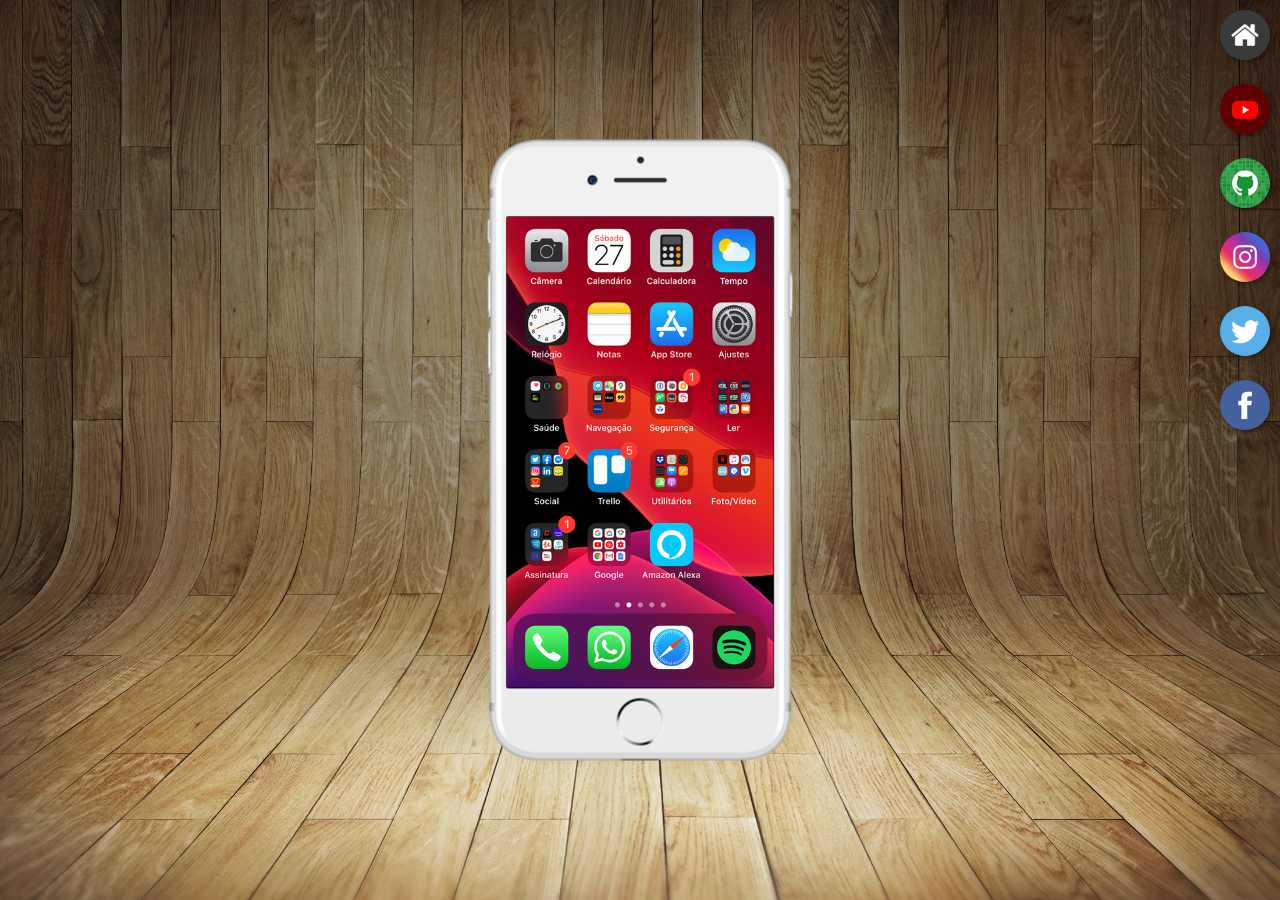
<file: index.html>
<!DOCTYPE html>
<html lang="pt-br">
<head>
    <meta charset="UTF-8">
    <meta name="viewport" content="width=device-width, initial-scale=1.0">
    <link rel="shortcut icon" href="favicon.ico" type="image/x-icon">
    <title>Projeto Redes Sociais</title>
    <link rel="stylesheet" href="estilos/style.css">
</head>
<body>
    <main>
        <section id="telefone">
            <iframe src="home.html" name="tela" id="tela" frameborder="0">
                Seu navegador não é compatível com isso.
            </iframe>
        </section>
        <section id="redes-sociais">
            <a href="home.html" target="tela"><img src="imagens/logo-home.jpg" alt="Home"></a> <br>
            <a href="youtube.html" target="tela"><img src="imagens/logo-youtube.jpg" alt="YouTube"></a> <br>
            <a href="github.html" target="tela"><img src="imagens/logo-github.jpg" alt="GitHub"></a> <br>
            <a href="instagram.html" target="tela"><img src="imagens/logo-instagram.jpg" alt="Instagram"></a> <br>
            <a href="twitter.html" target="tela"><img src="imagens/logo-twitter.jpg" alt="Twitter"></a> <br>
            <a href="facebook.html" target="tela"><img src="imagens/logo-facebook.jpg" alt="FaceBook"></a>
        </section>
    </main>
</body>
</html>
</file>
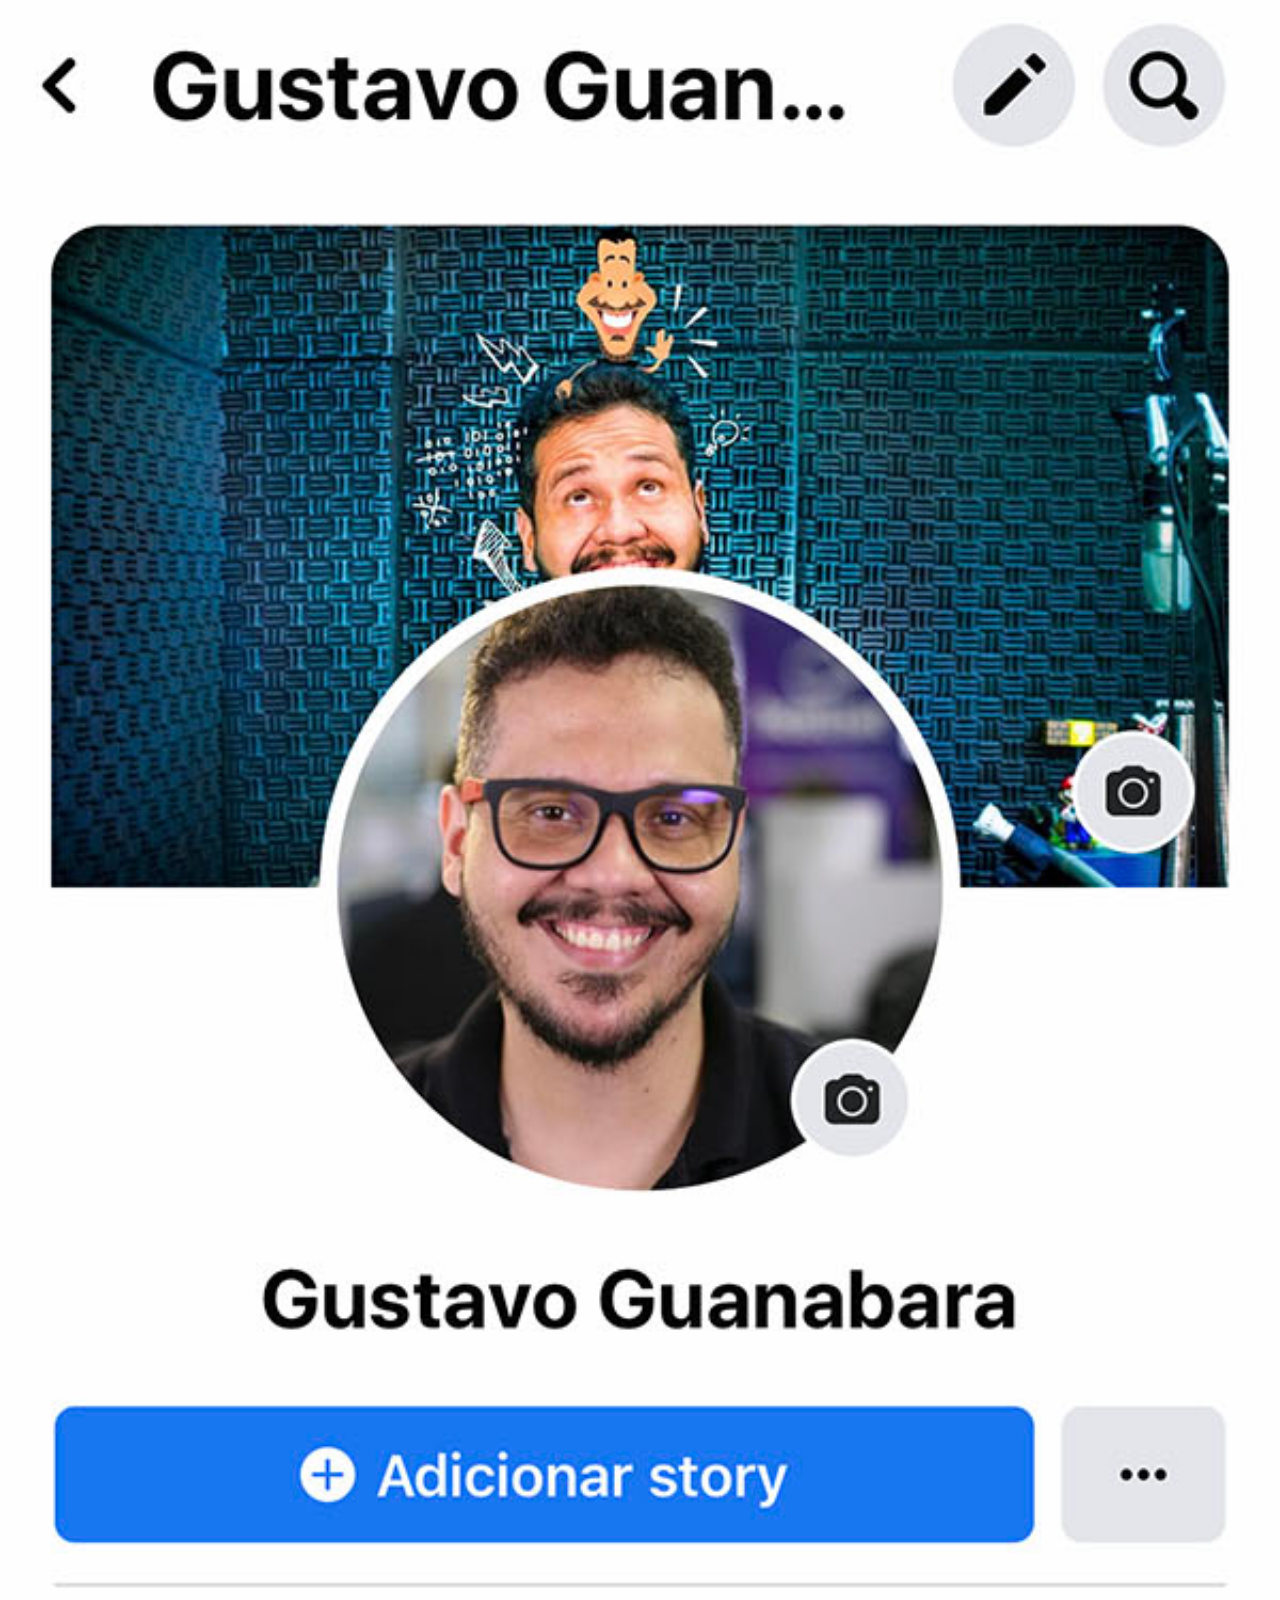
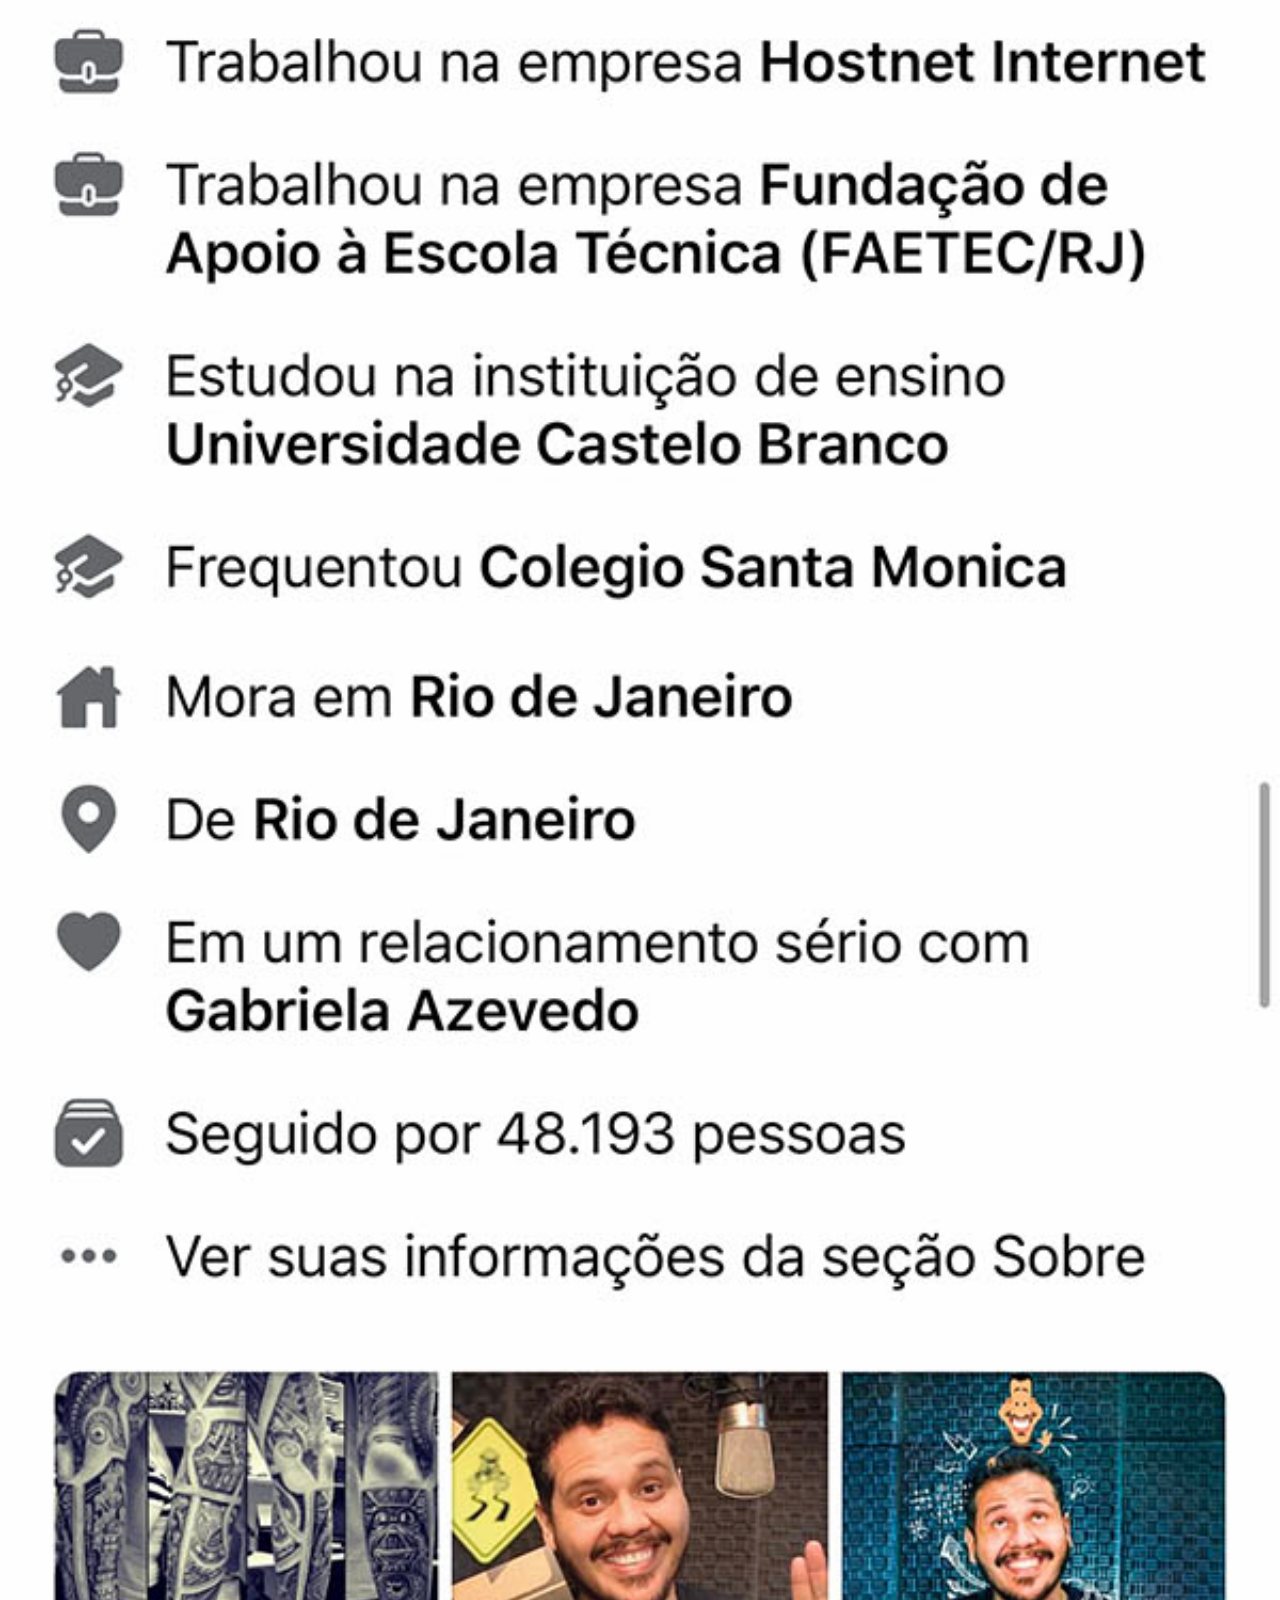
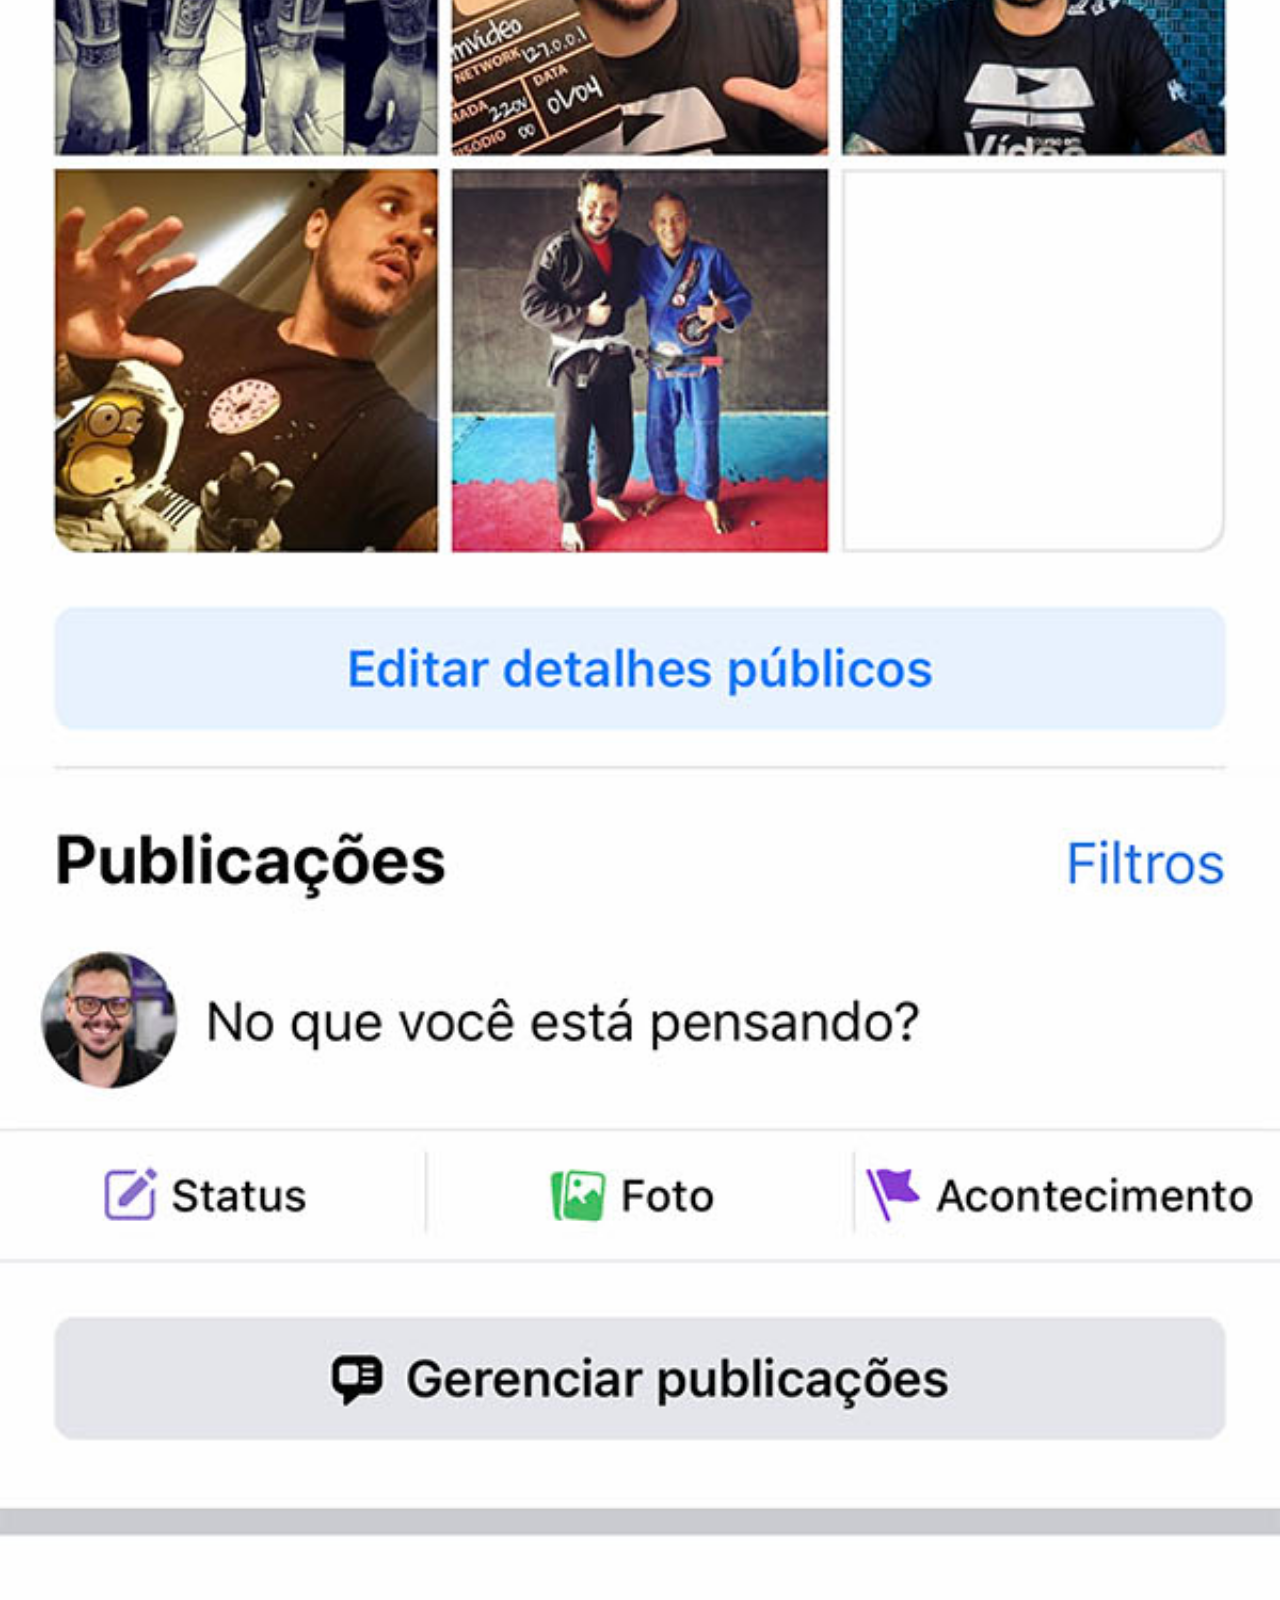
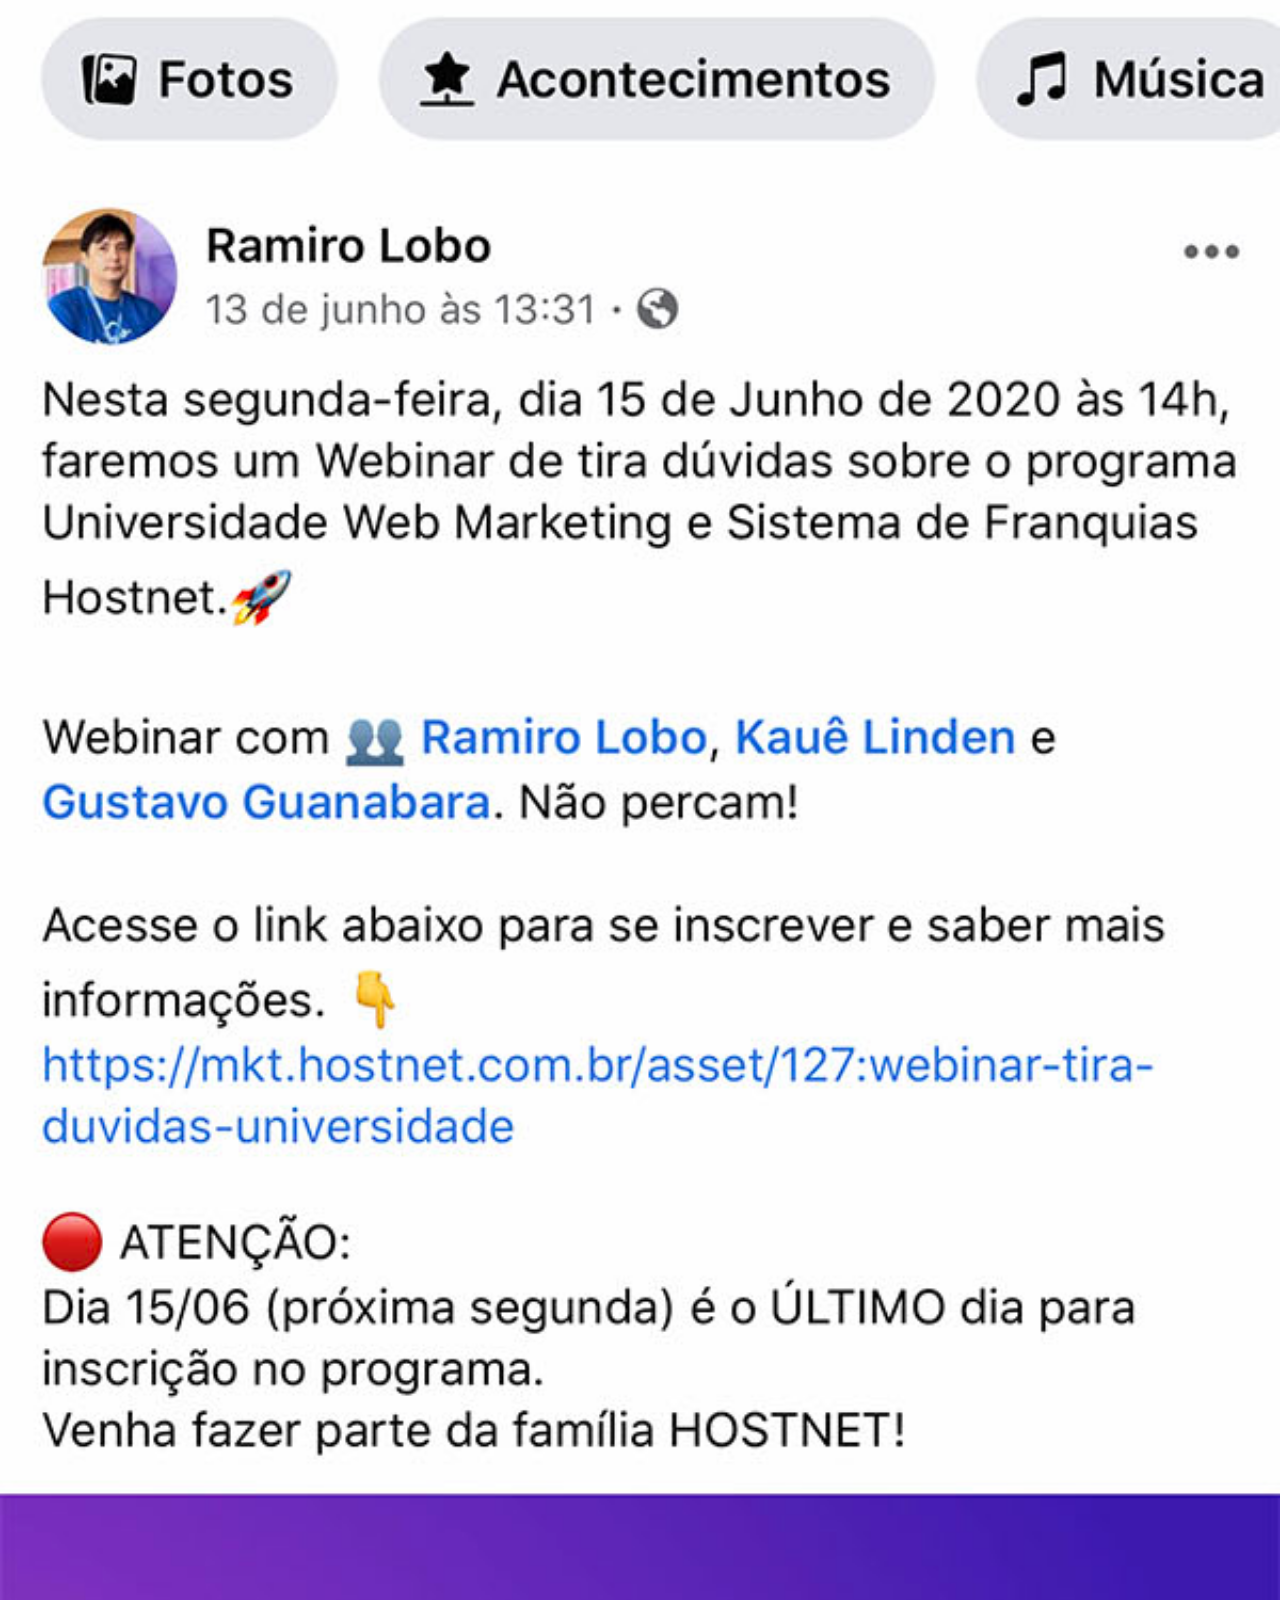
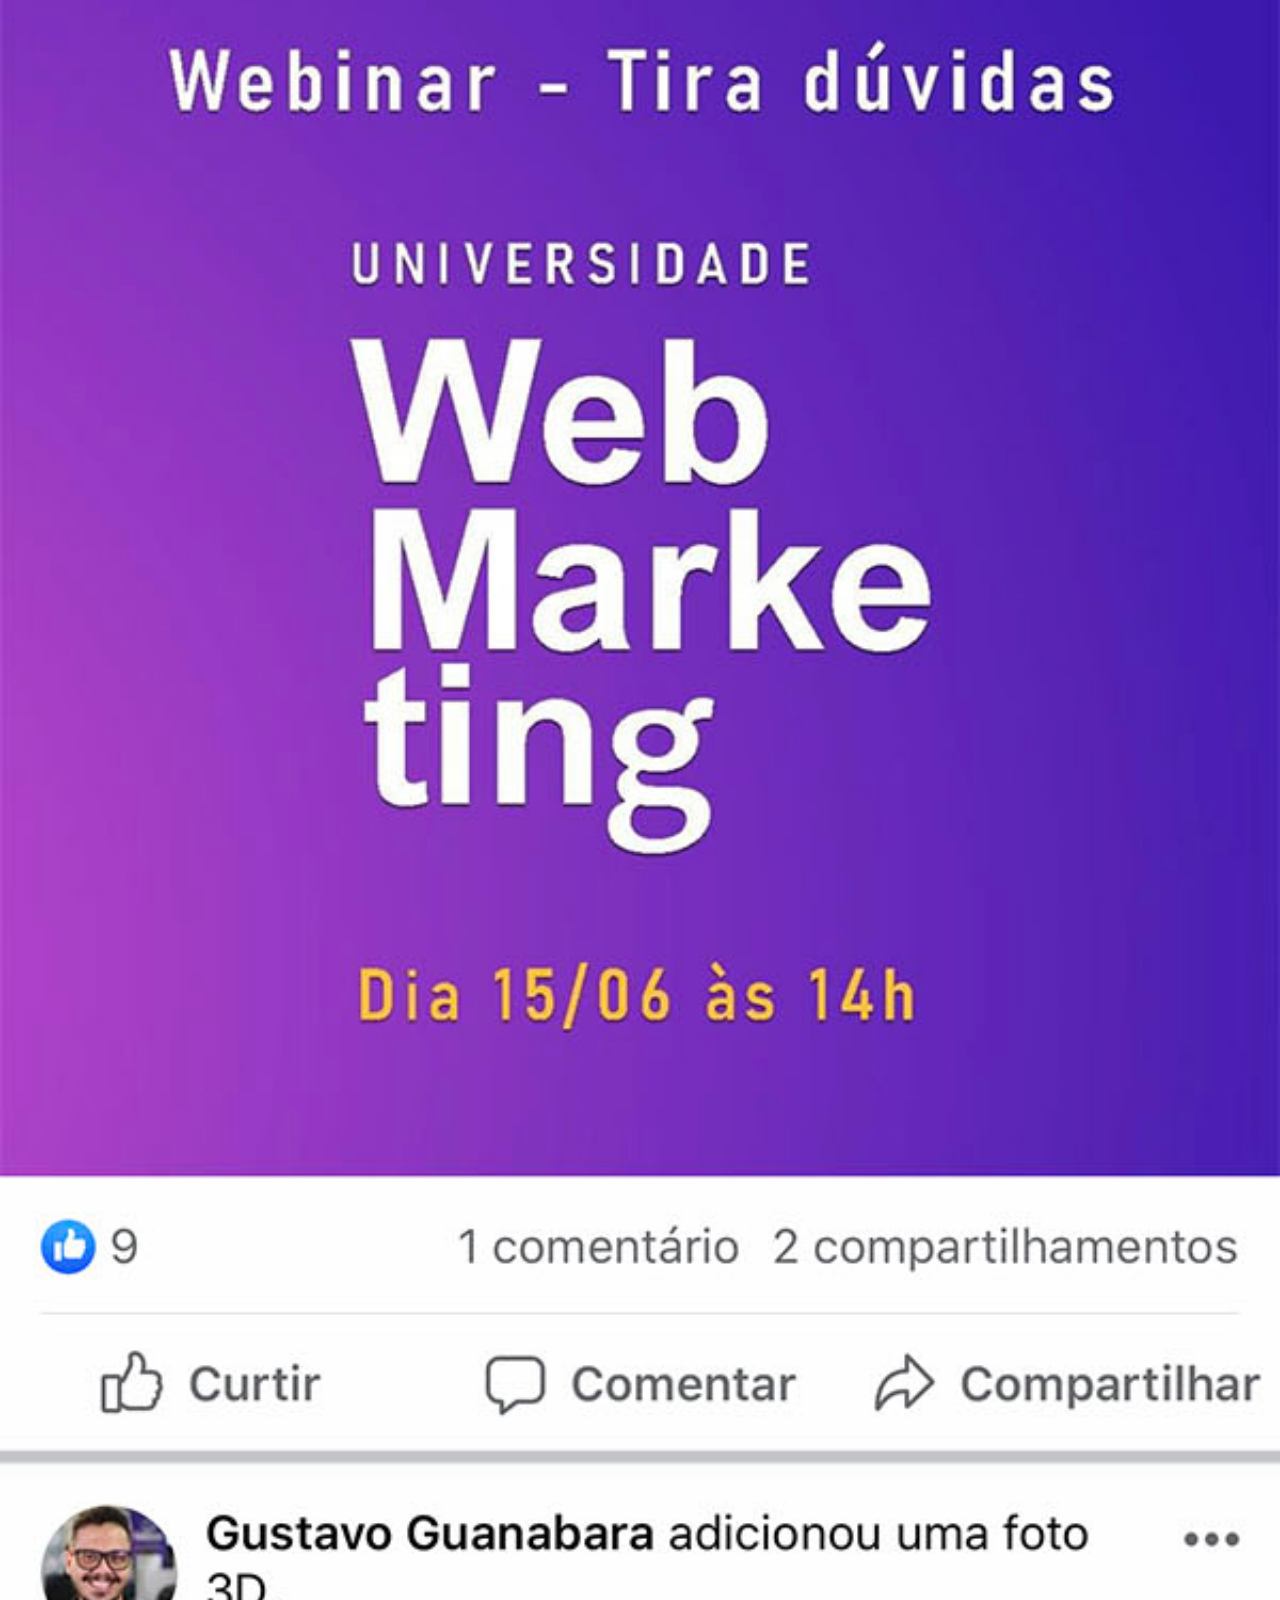
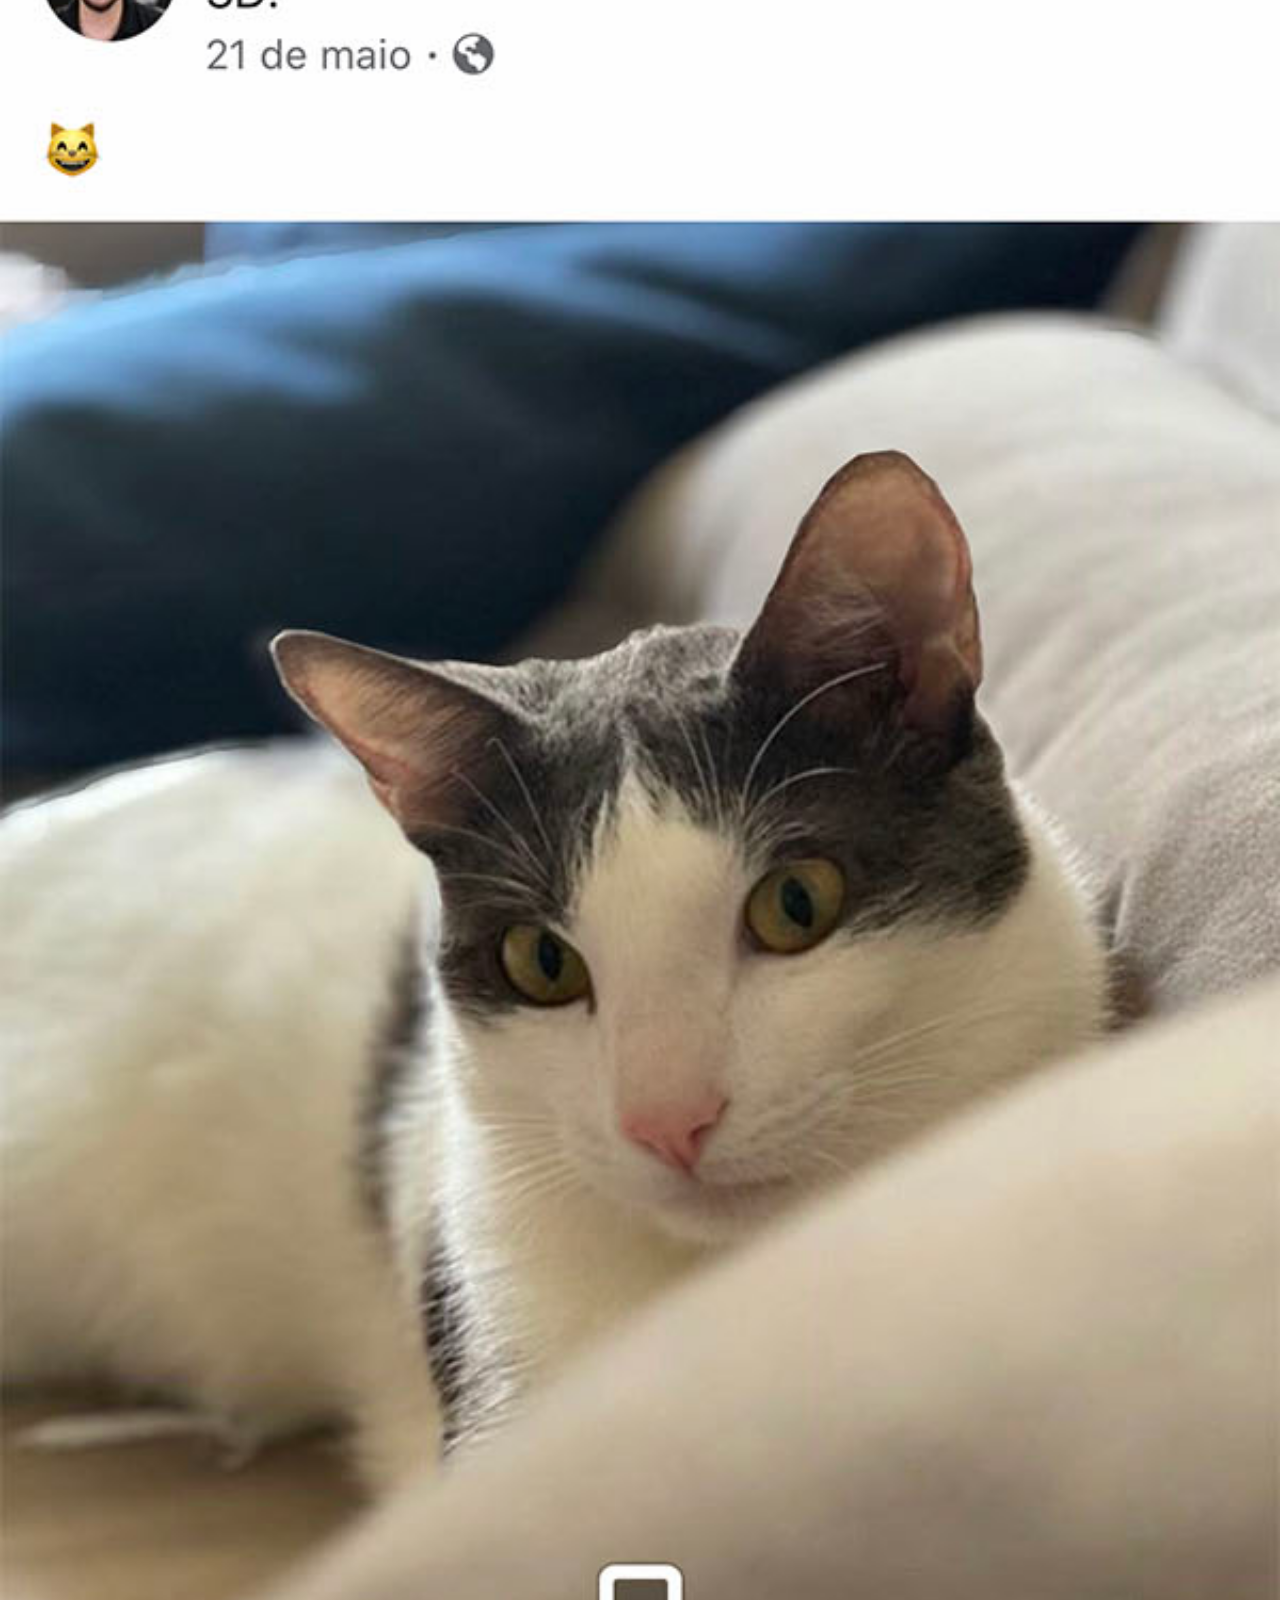
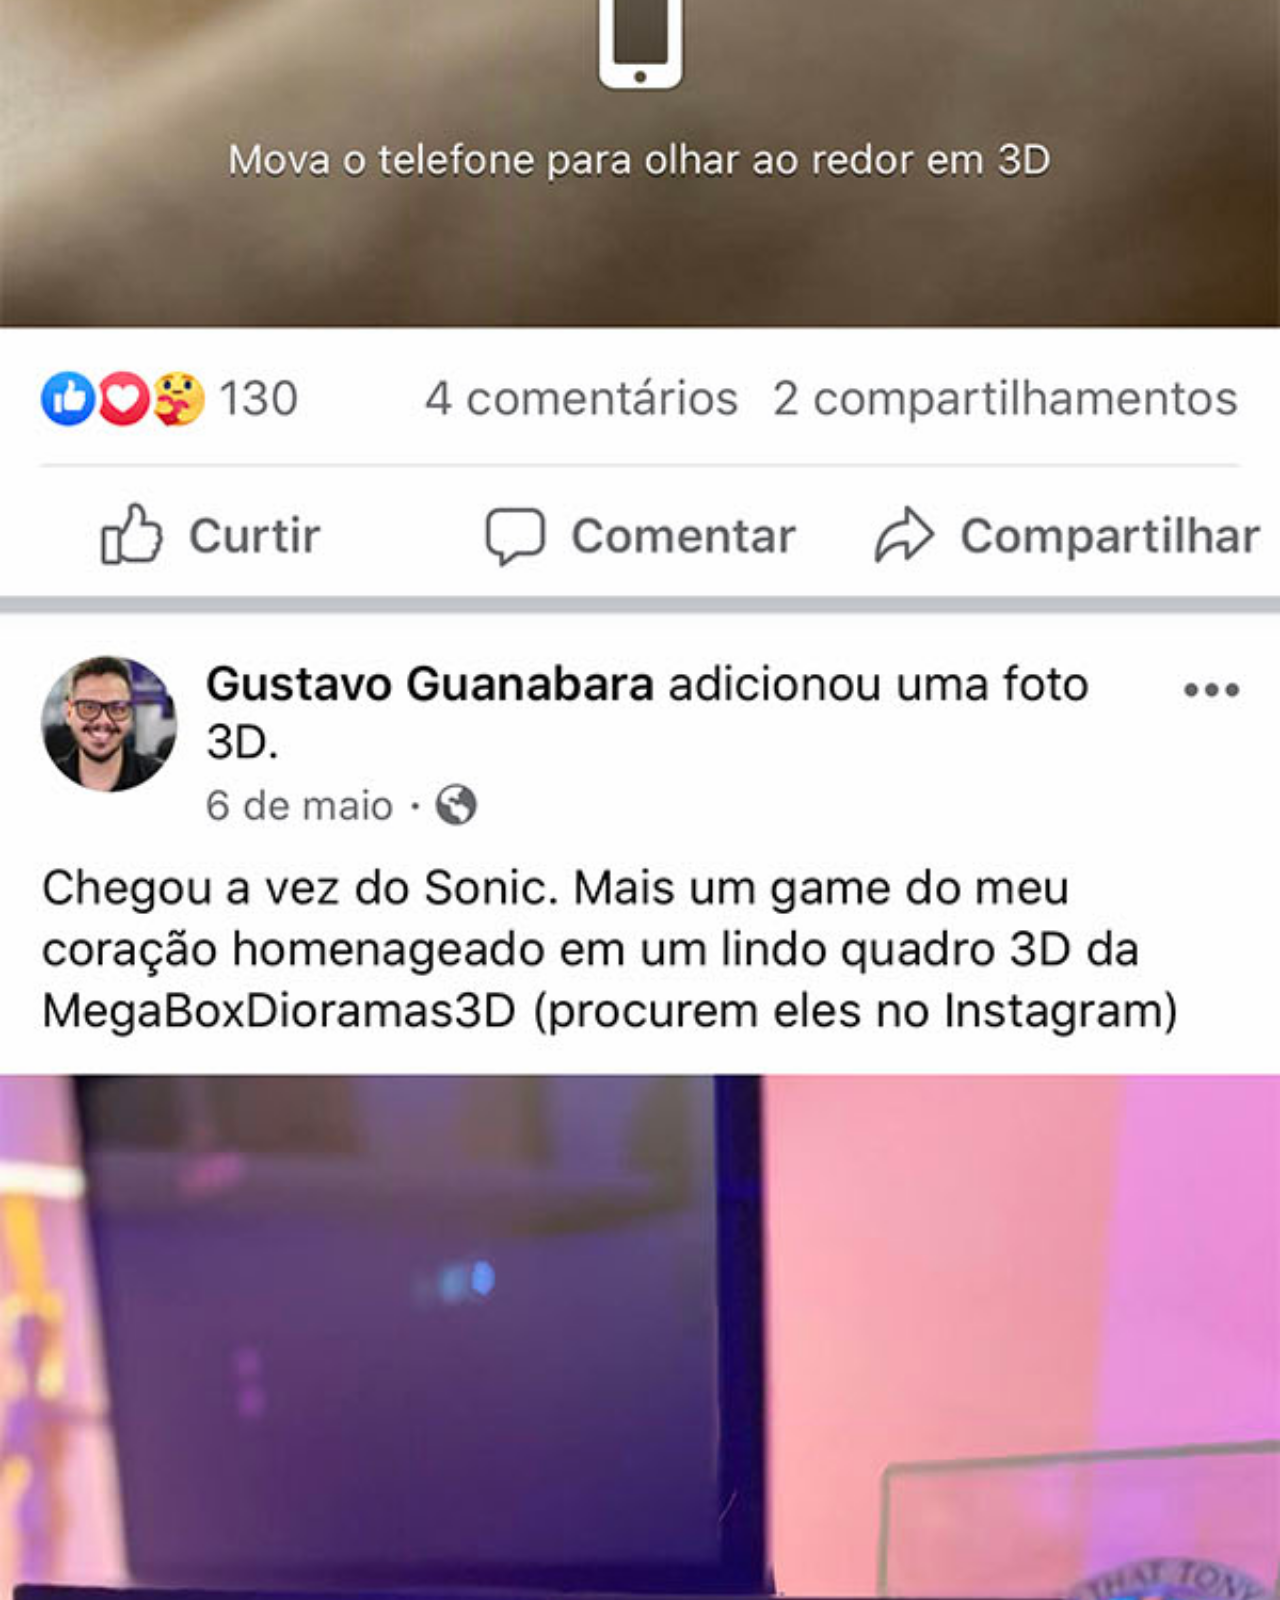
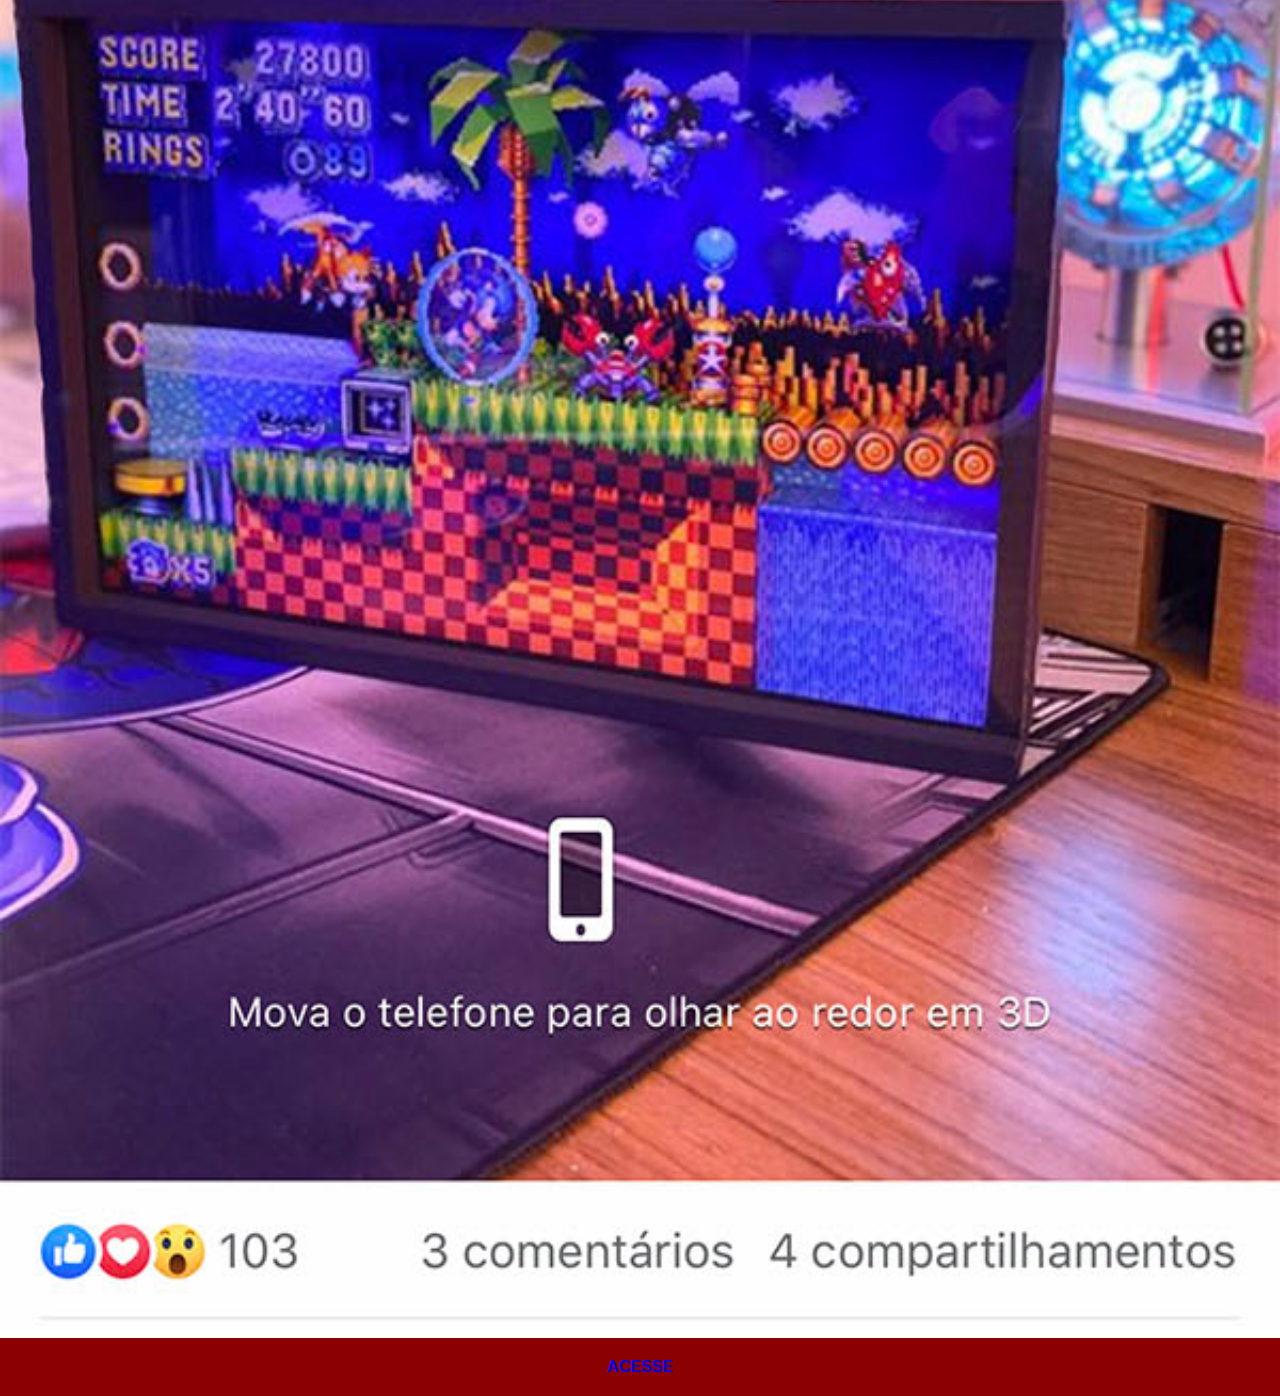
<file: facebook.html>
<!DOCTYPE html>
<html lang="pt-br">
<head>
    <meta charset="UTF-8">
    <meta name="viewport" content="width=device-width, initial-scale=1.0">
    <title>Facebook</title>
    <link rel="stylesheet" href="estilos/social.css">
</head>
<body>
    <img src="imagens/tela-facebook.jpg" alt="Facebook">
    <a href="https://www.facebook.com/gustavoguanabara/?locale=pt_BR" target="_blank">ACESSE</a>
</body>
</html>
</file>
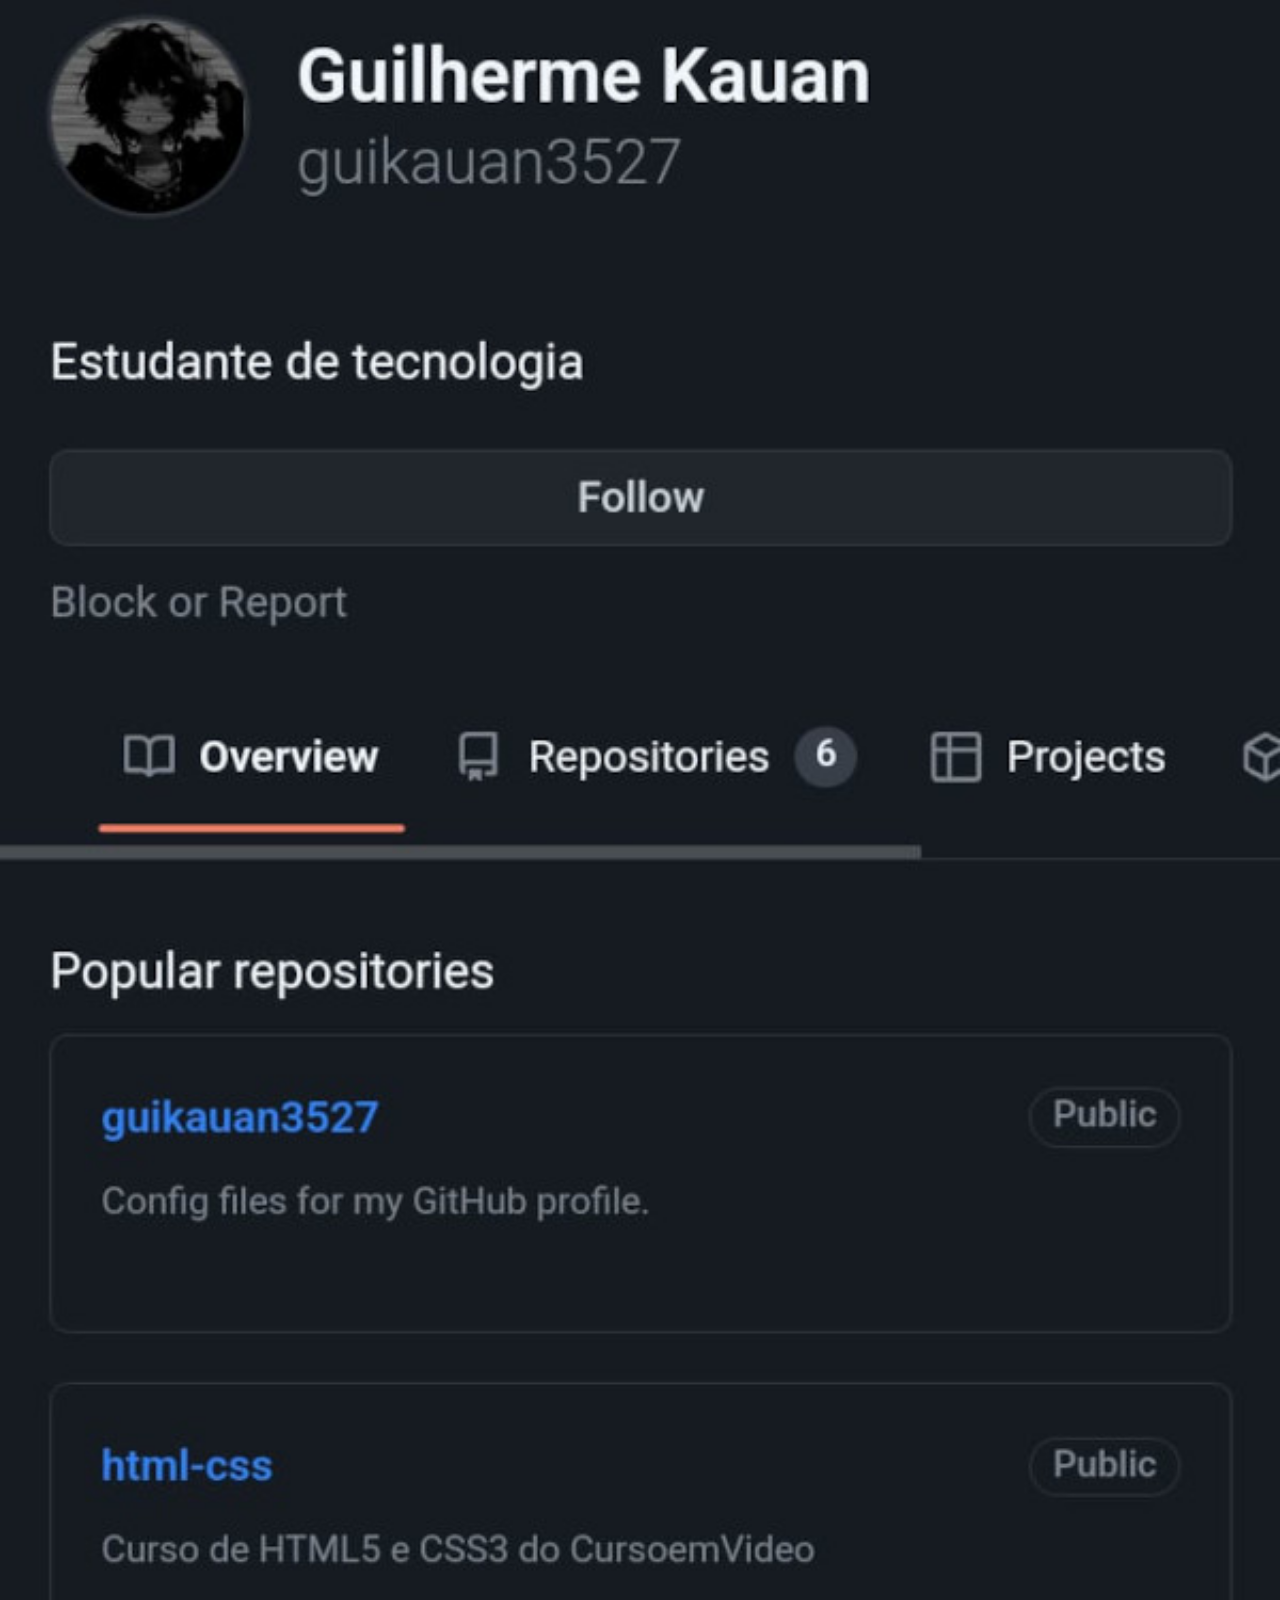
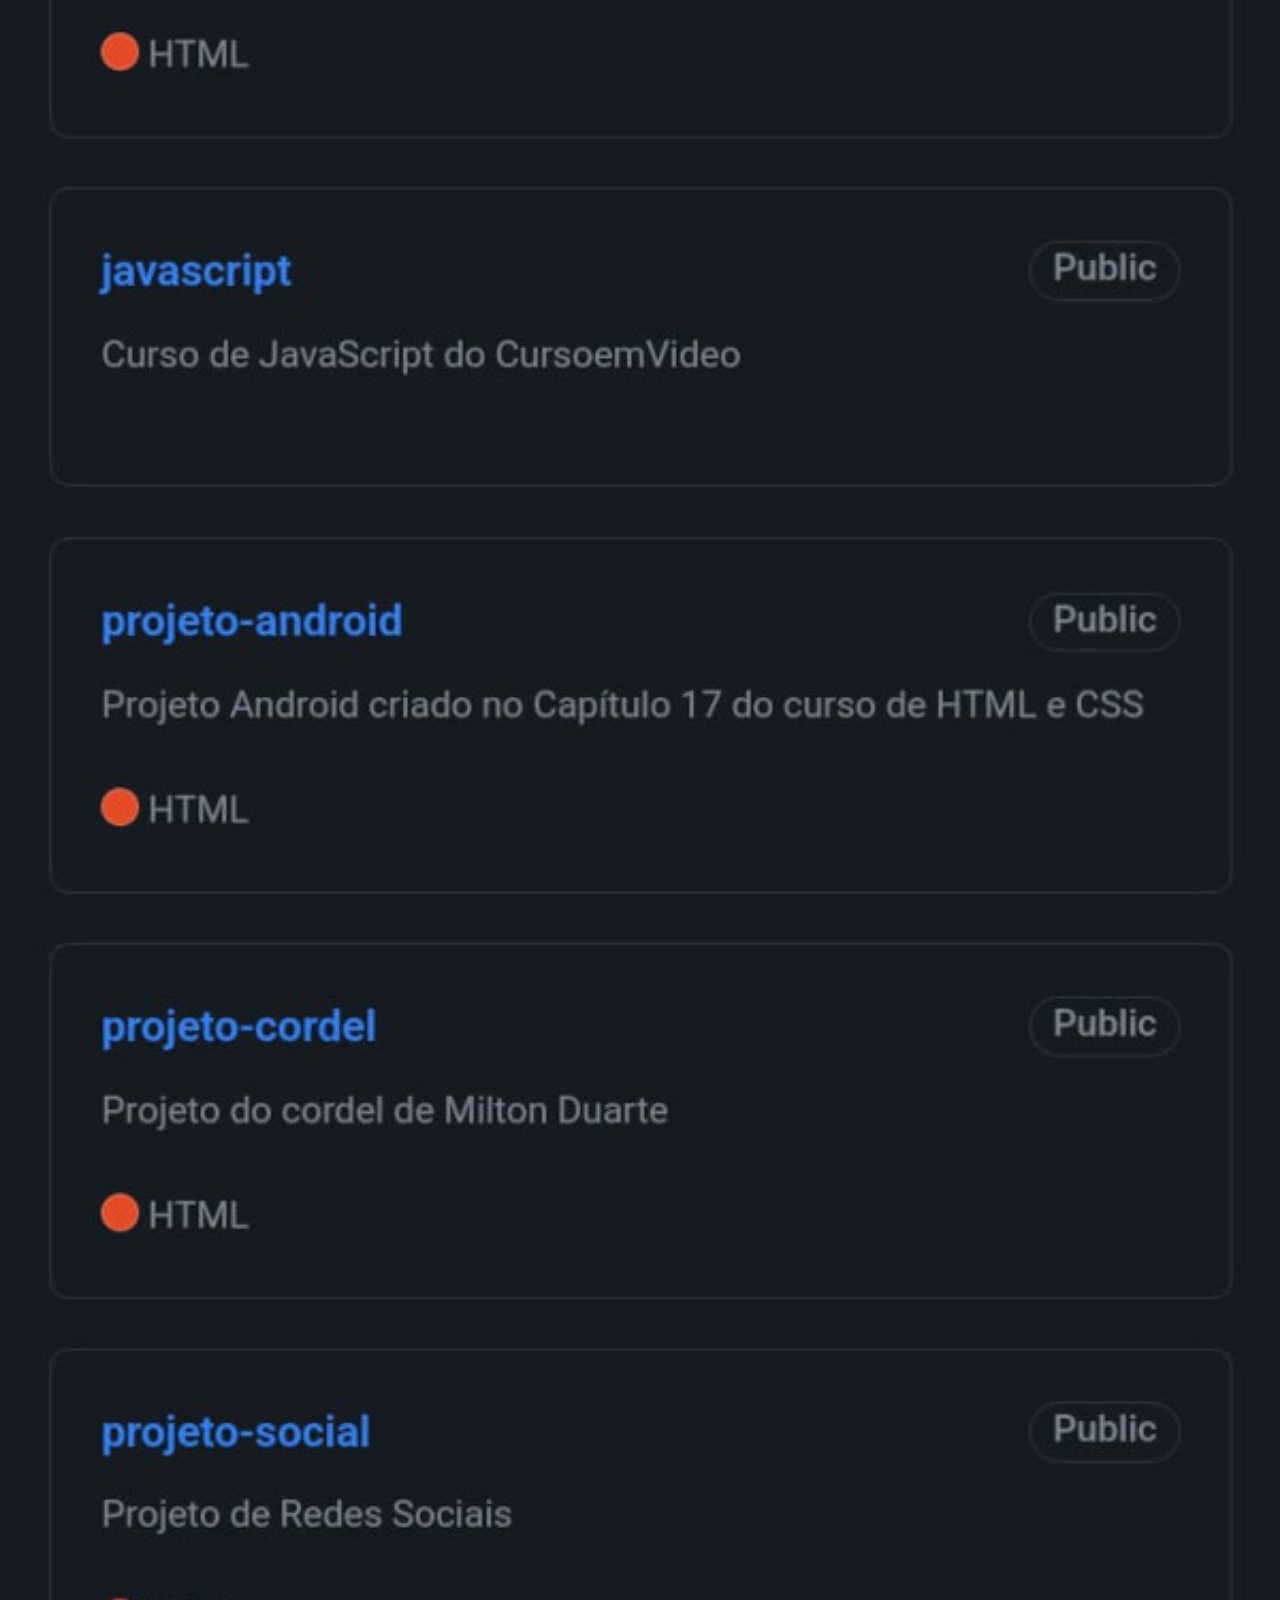
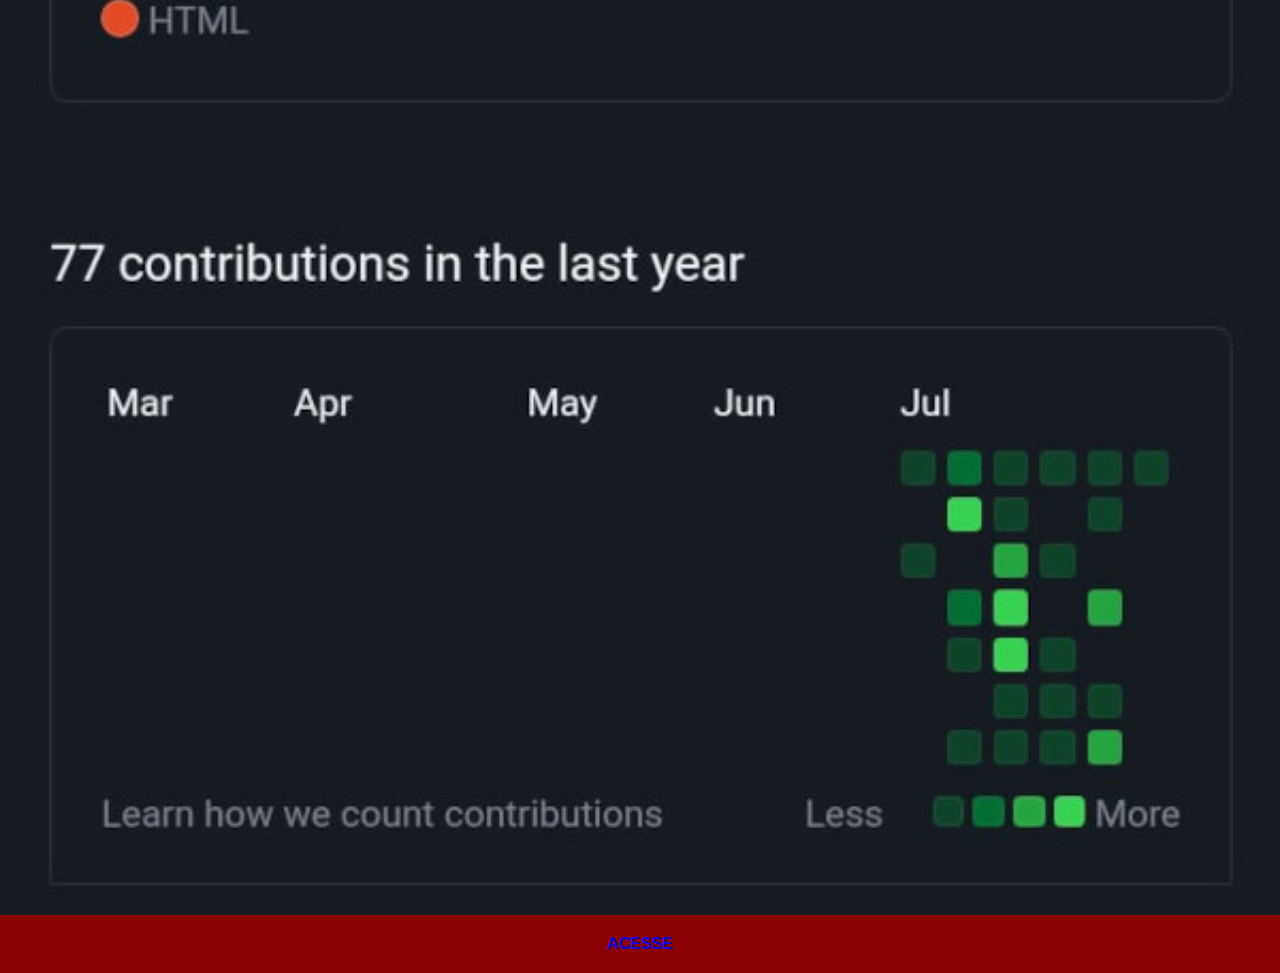
<file: github.html>
<!DOCTYPE html>
<html lang="pt-br">
<head>
    <meta charset="UTF-8">
    <meta name="viewport" content="width=device-width, initial-scale=1.0">
    <title>GitHub</title>
    <link rel="stylesheet" href="estilos/social.css">
</head>
<body>
    <img src="imagens/tela-github.jpg" alt="GitHub">
    <a href="https://github.com/guikauan3527" target="_blank">ACESSE</a>
</body>
</html>
</file>
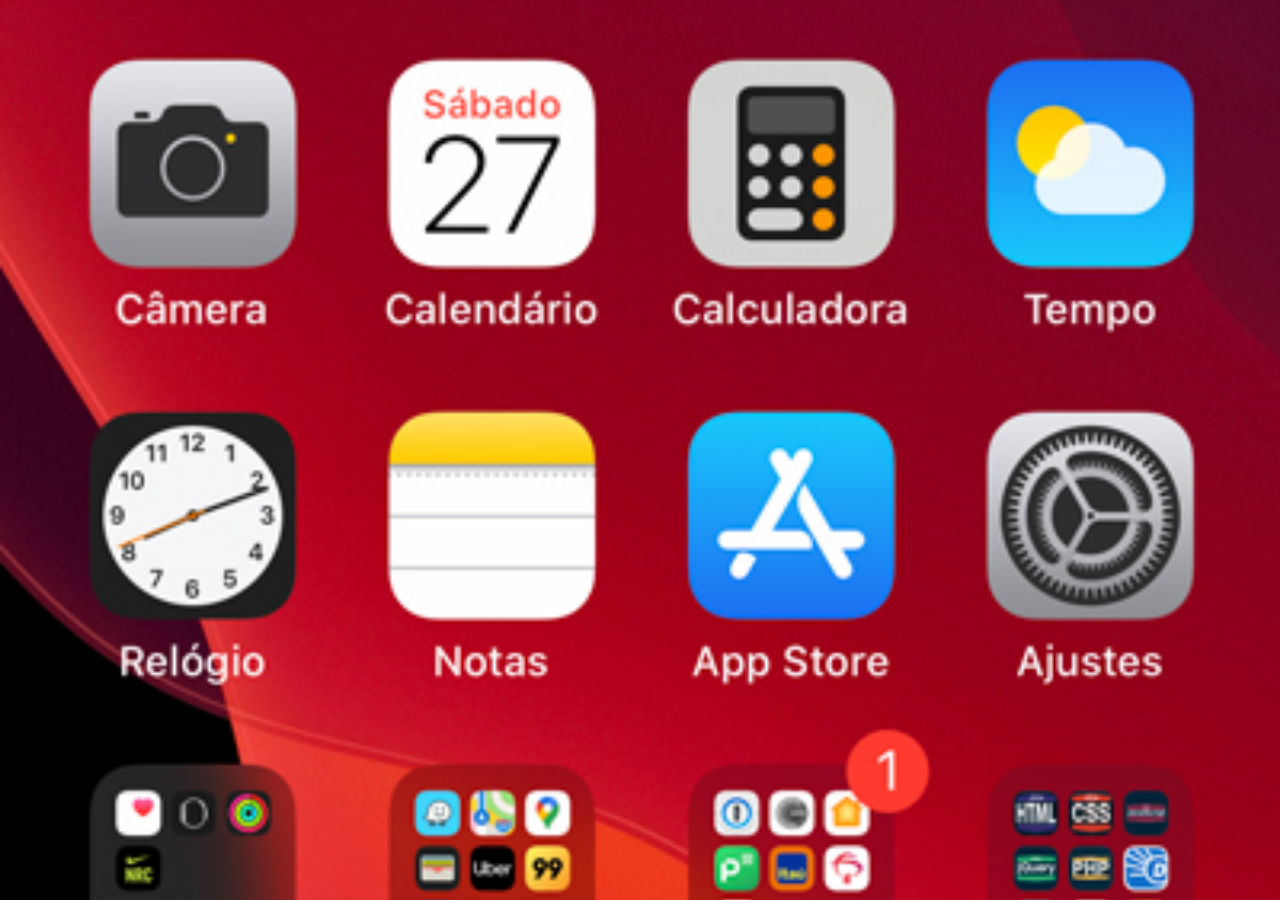
<file: home.html>
<!DOCTYPE html>
<html lang="pt-br">
<head>
    <meta charset="UTF-8">
    <meta name="viewport" content="width=device-width, initial-scale=1.0">
    <title>Home</title>
    <style>
        * {
            margin: 0px;
            padding: 0px;
        }

        body {
            width: 0px;
            height: 0px;
            background: black url(imagens/tela-home.jpg) no-repeat top center;
            background-size: cover;
        }
    </style>
</head>
<body>
    
</body>
</html>
</file>
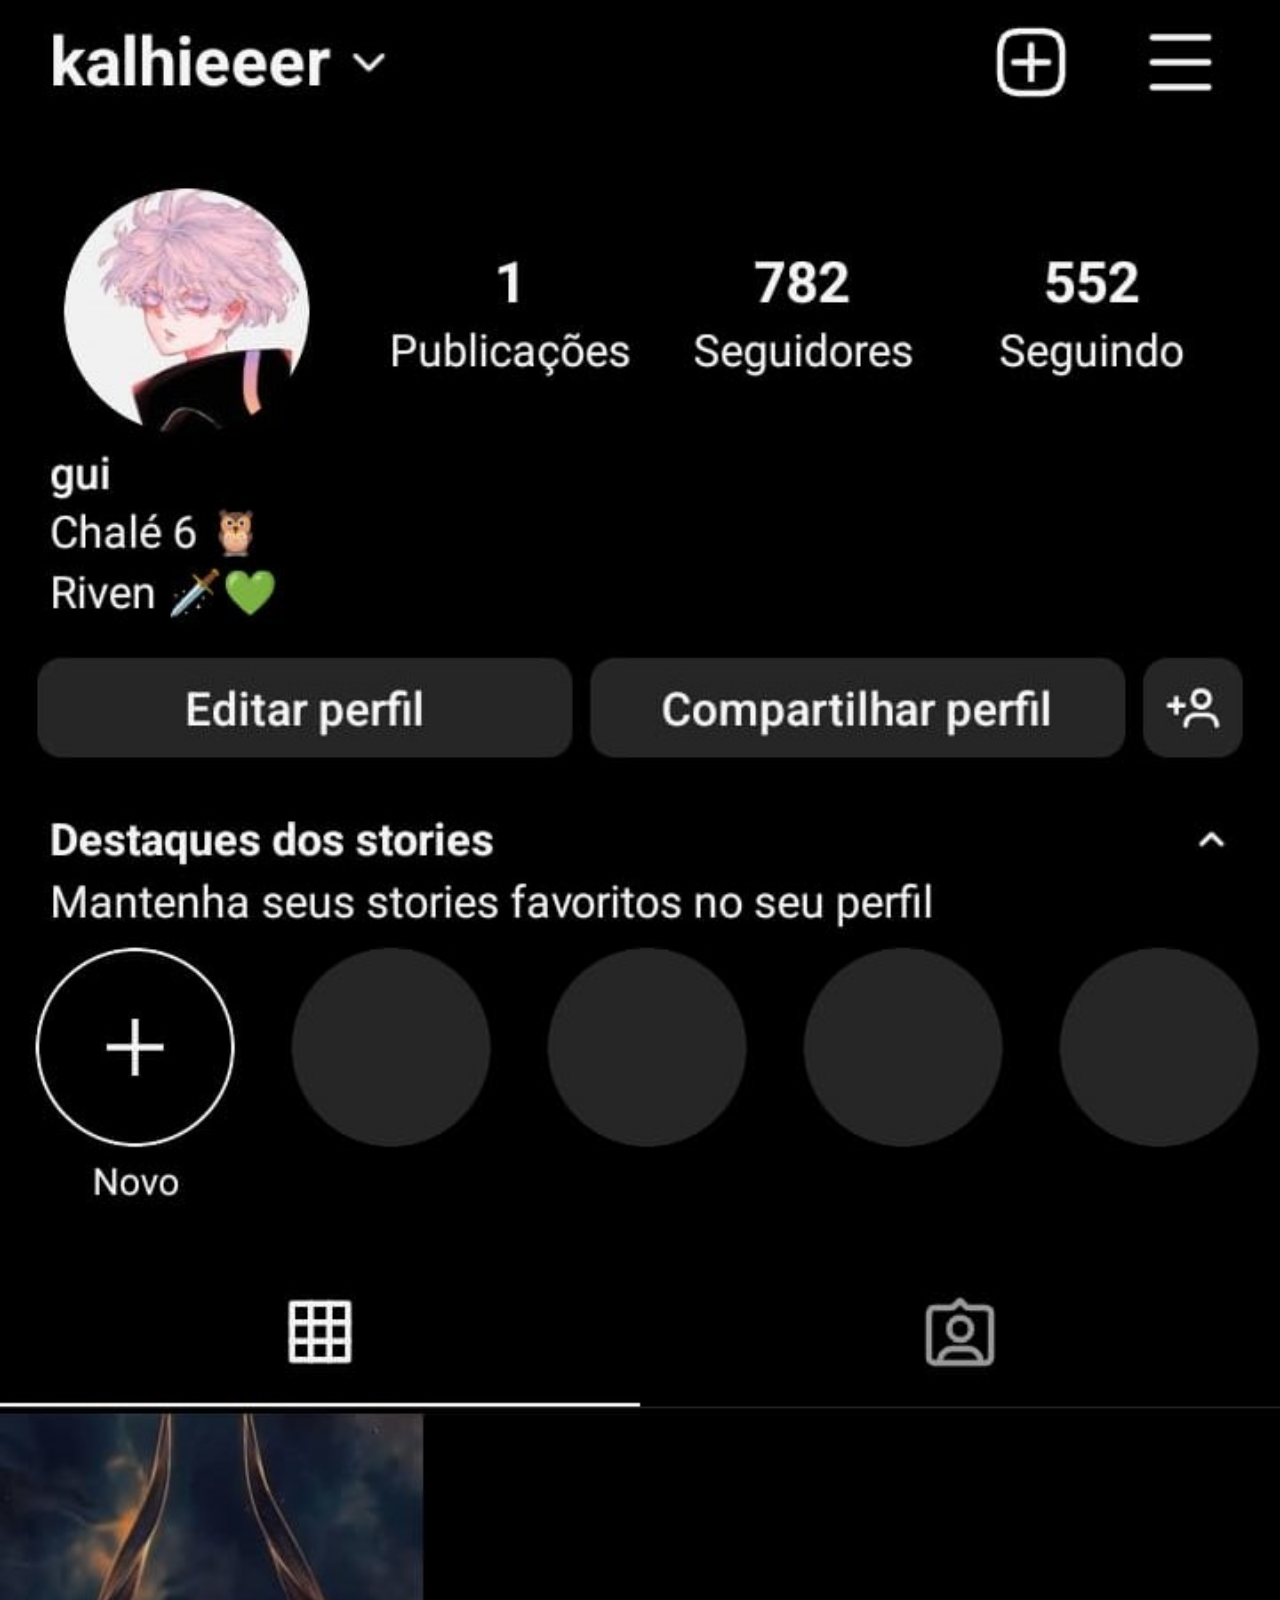
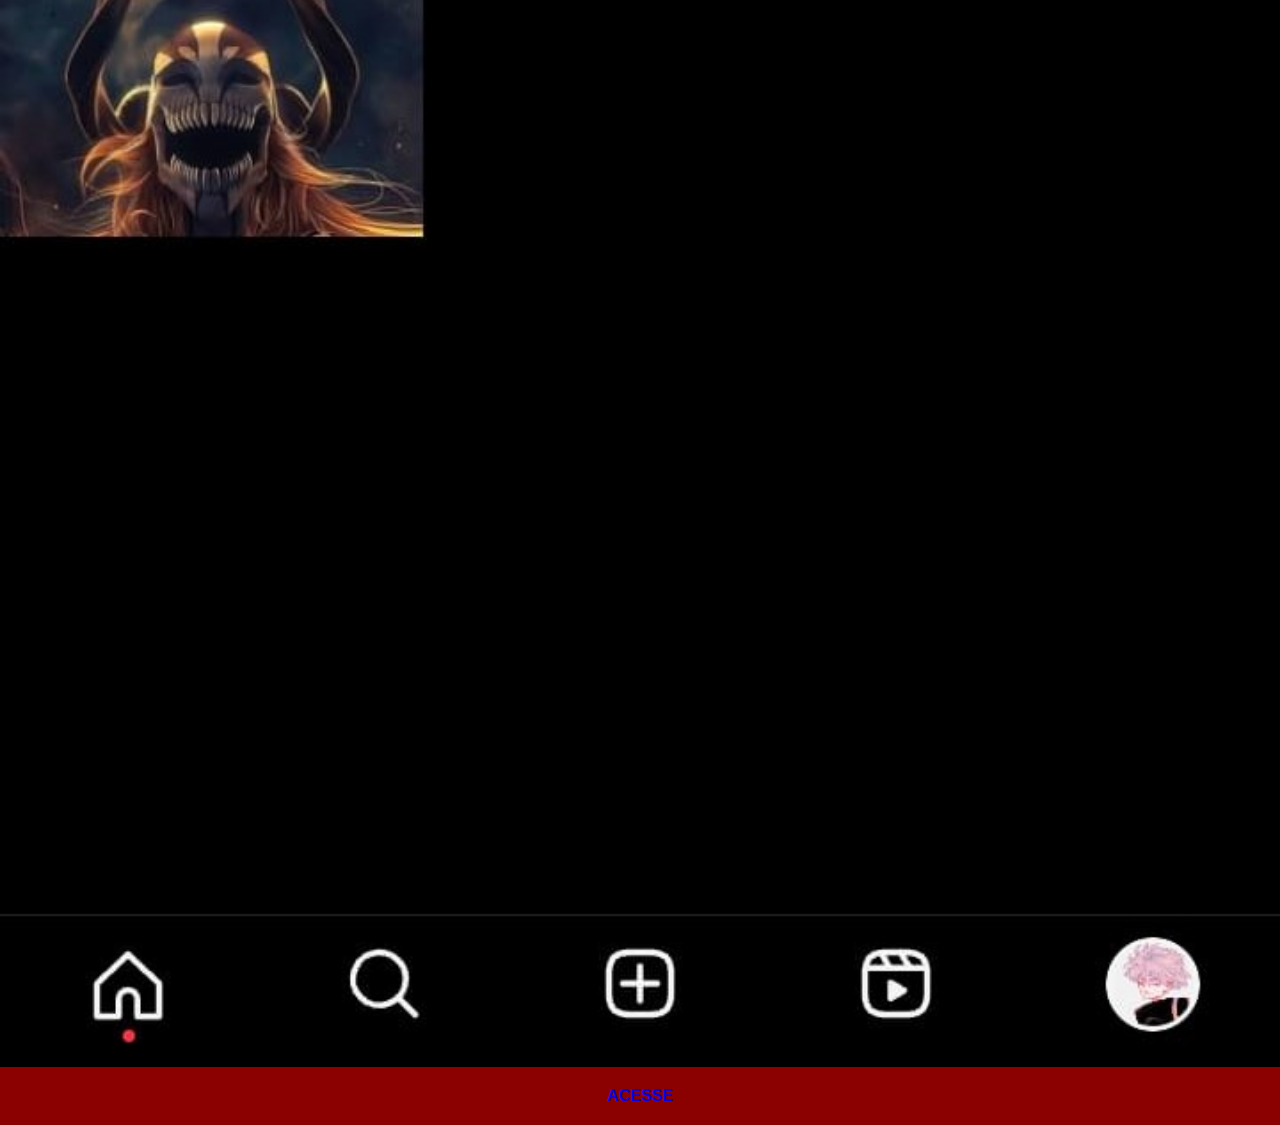
<file: instagram.html>
<!DOCTYPE html>
<html lang="pt-br">
<head>
    <meta charset="UTF-8">
    <meta name="viewport" content="width=device-width, initial-scale=1.0">
    <title>Instagram</title>
    <link rel="stylesheet" href="estilos/social.css">
</head>
<body>
    <img src="imagens/tela-instagram.jpg" alt="Instagram">
    <a href="https://www.instagram.com/kalhieeer/" target="_blank">ACESSE</a>
</body>
</html>
</file>
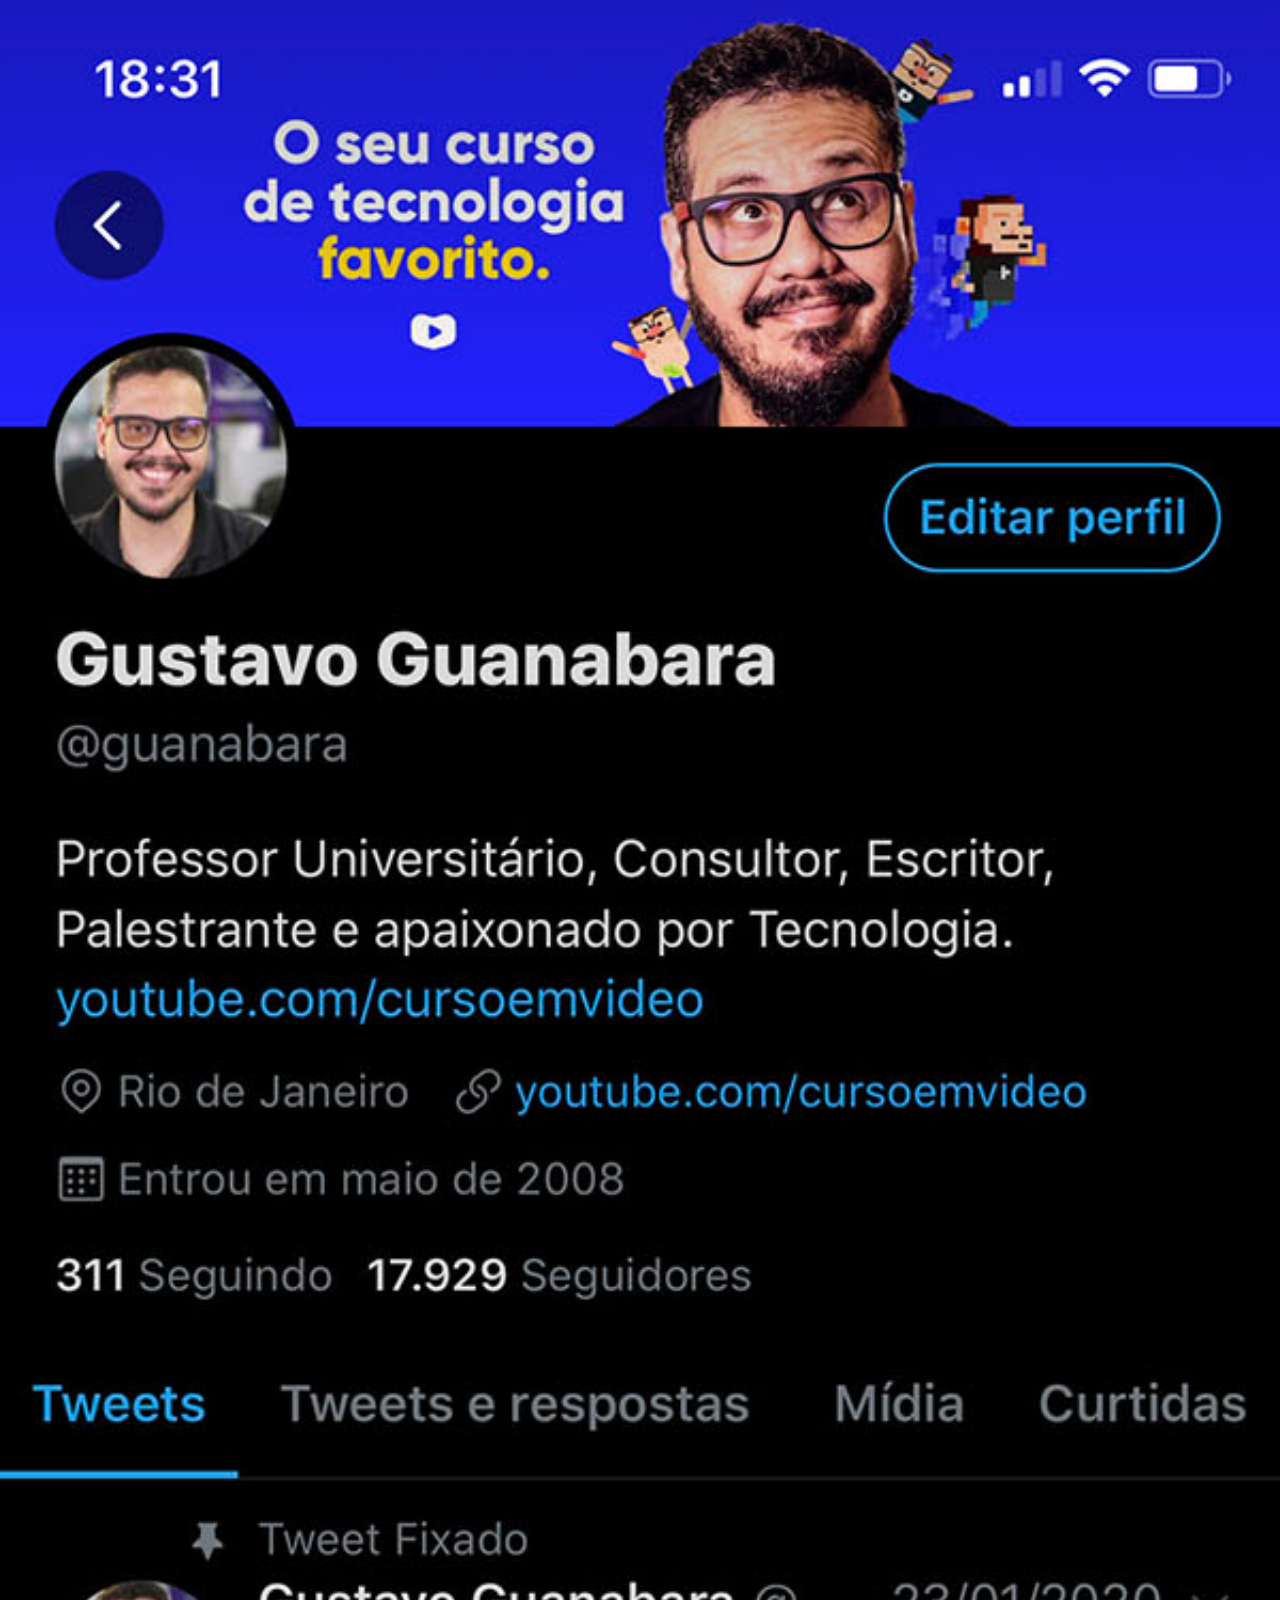
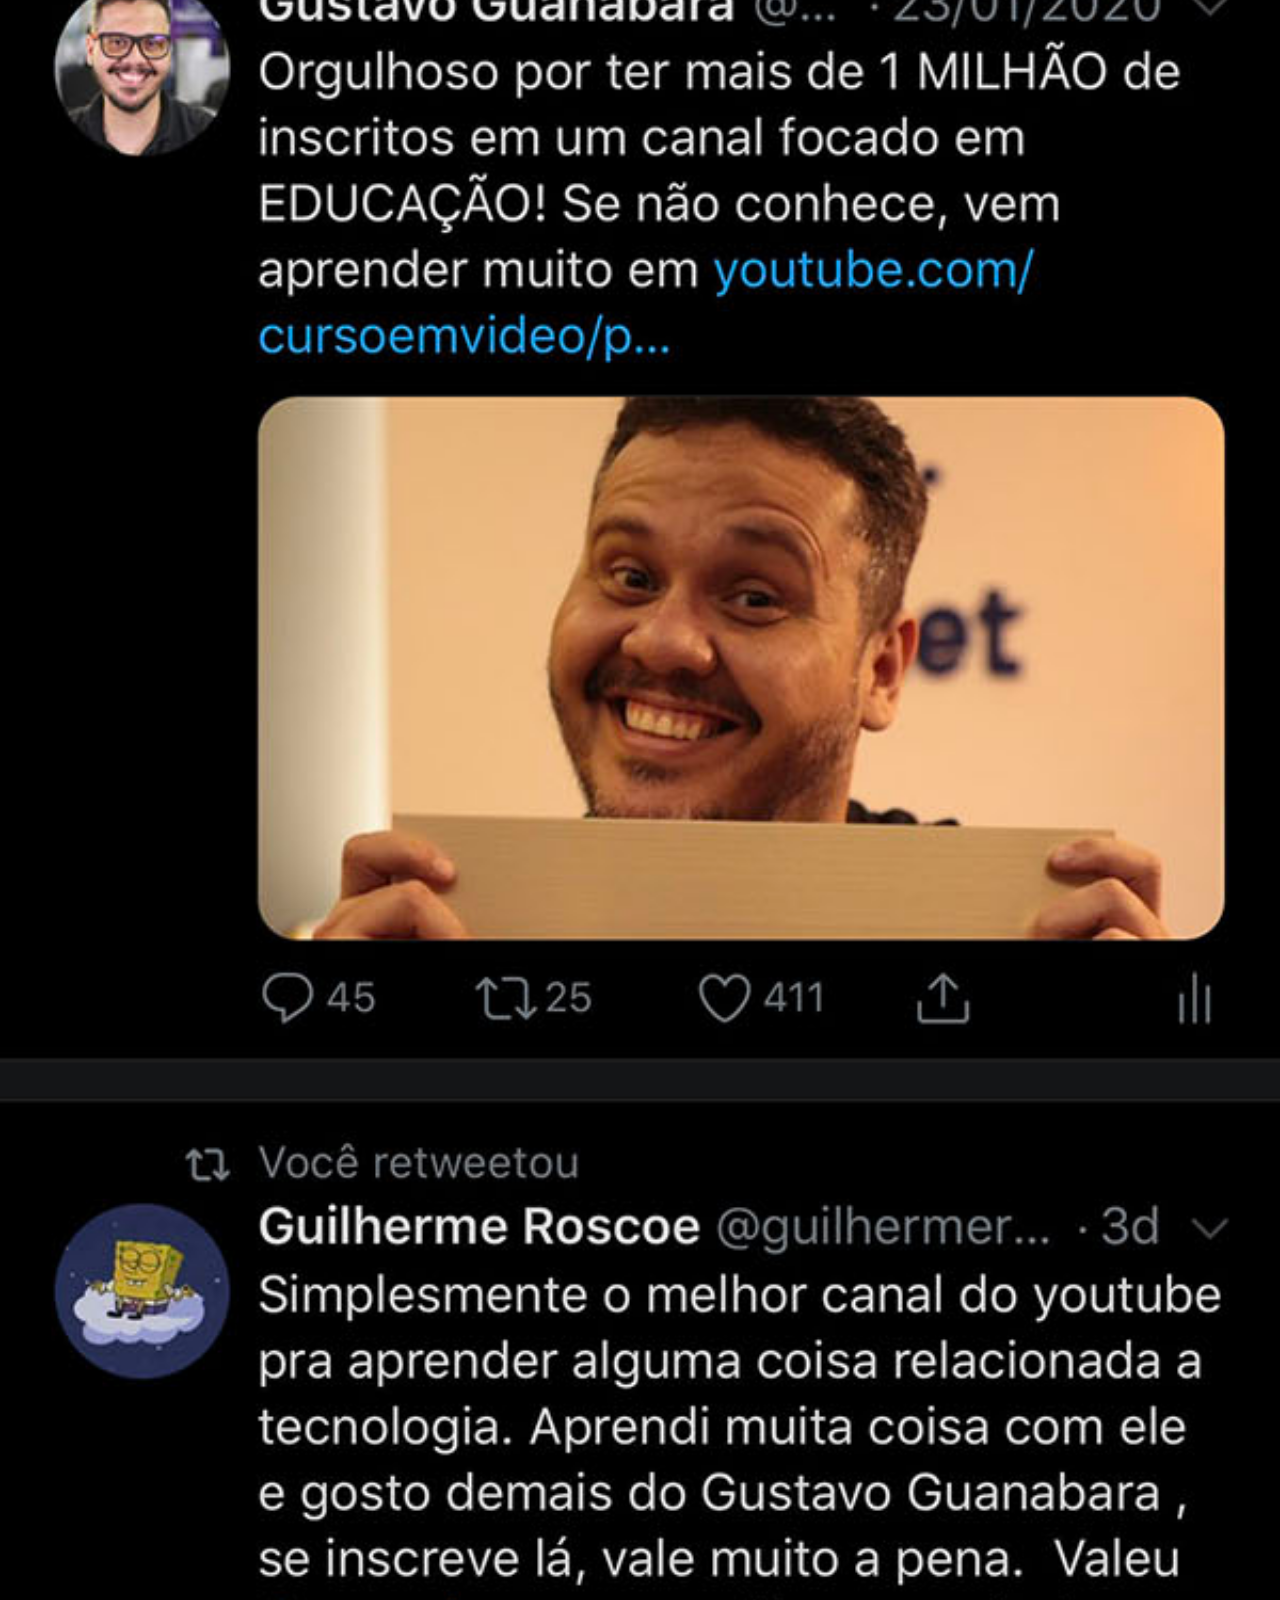
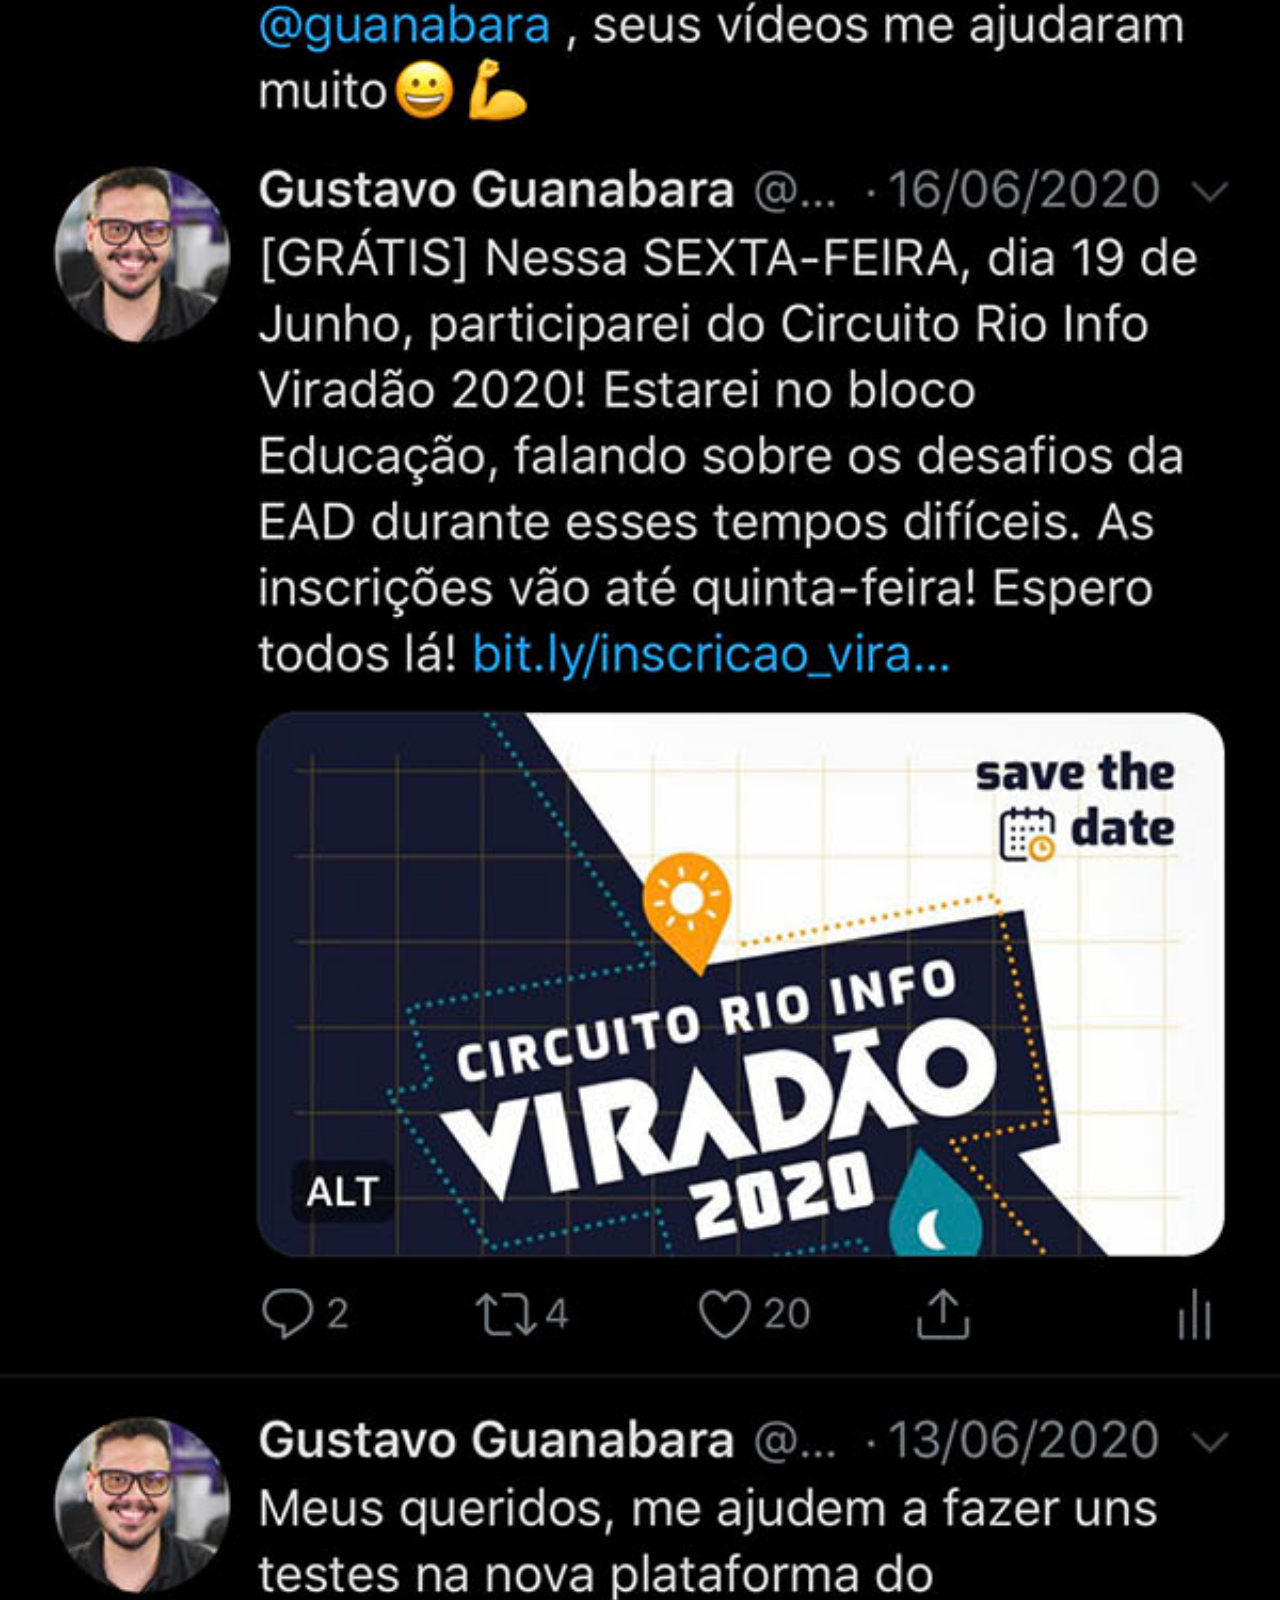
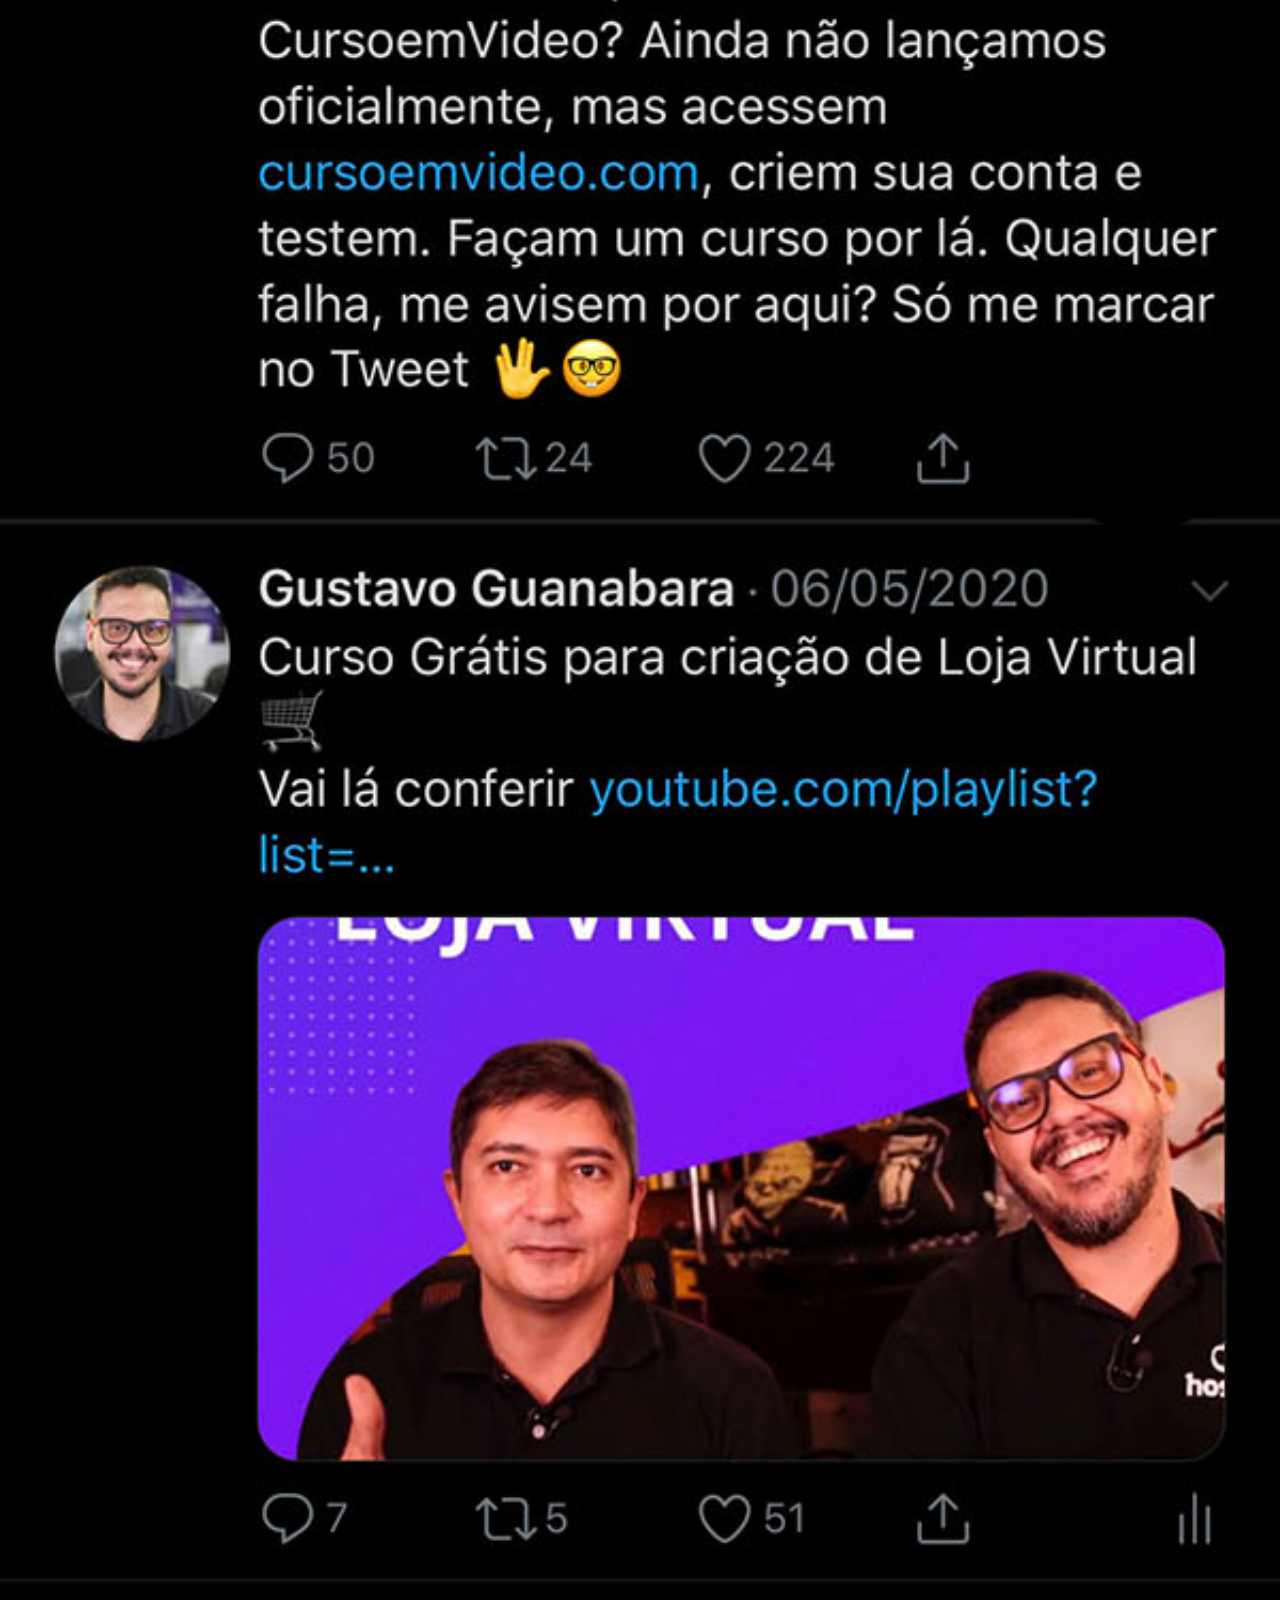
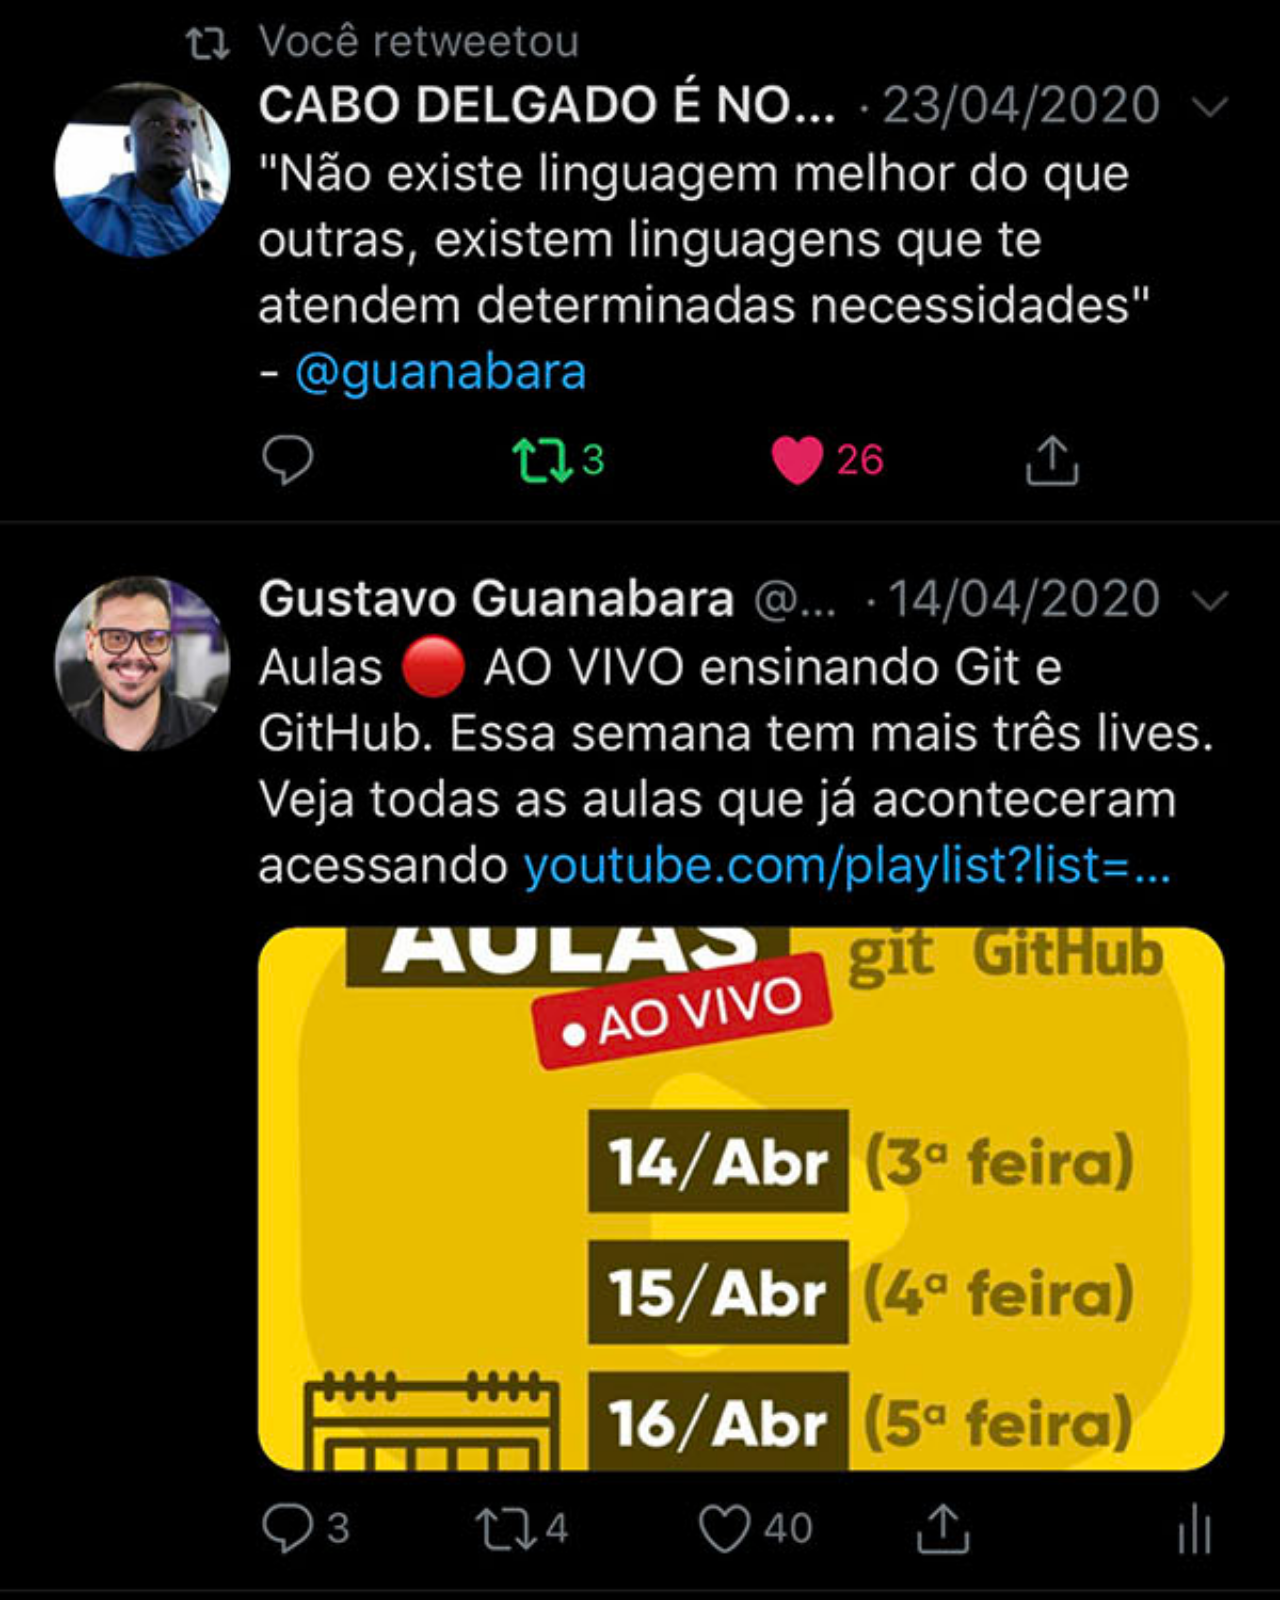
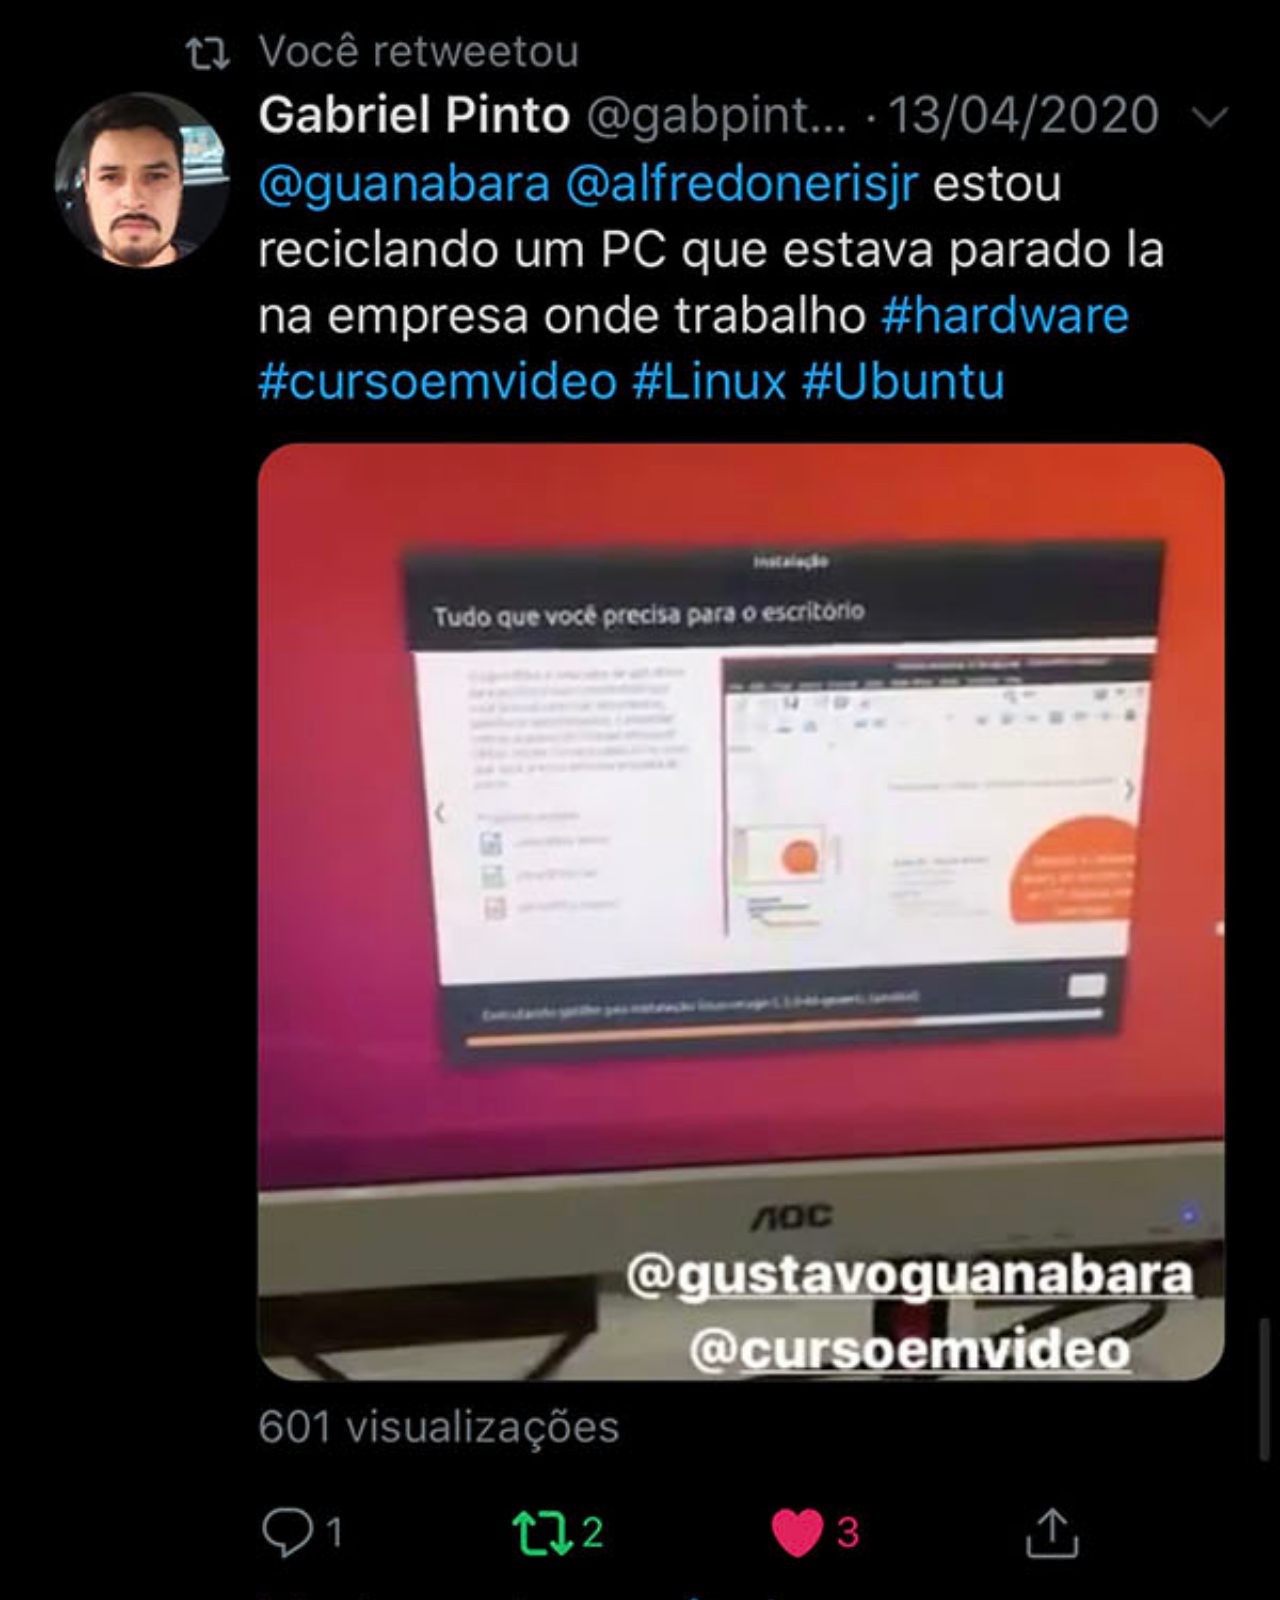
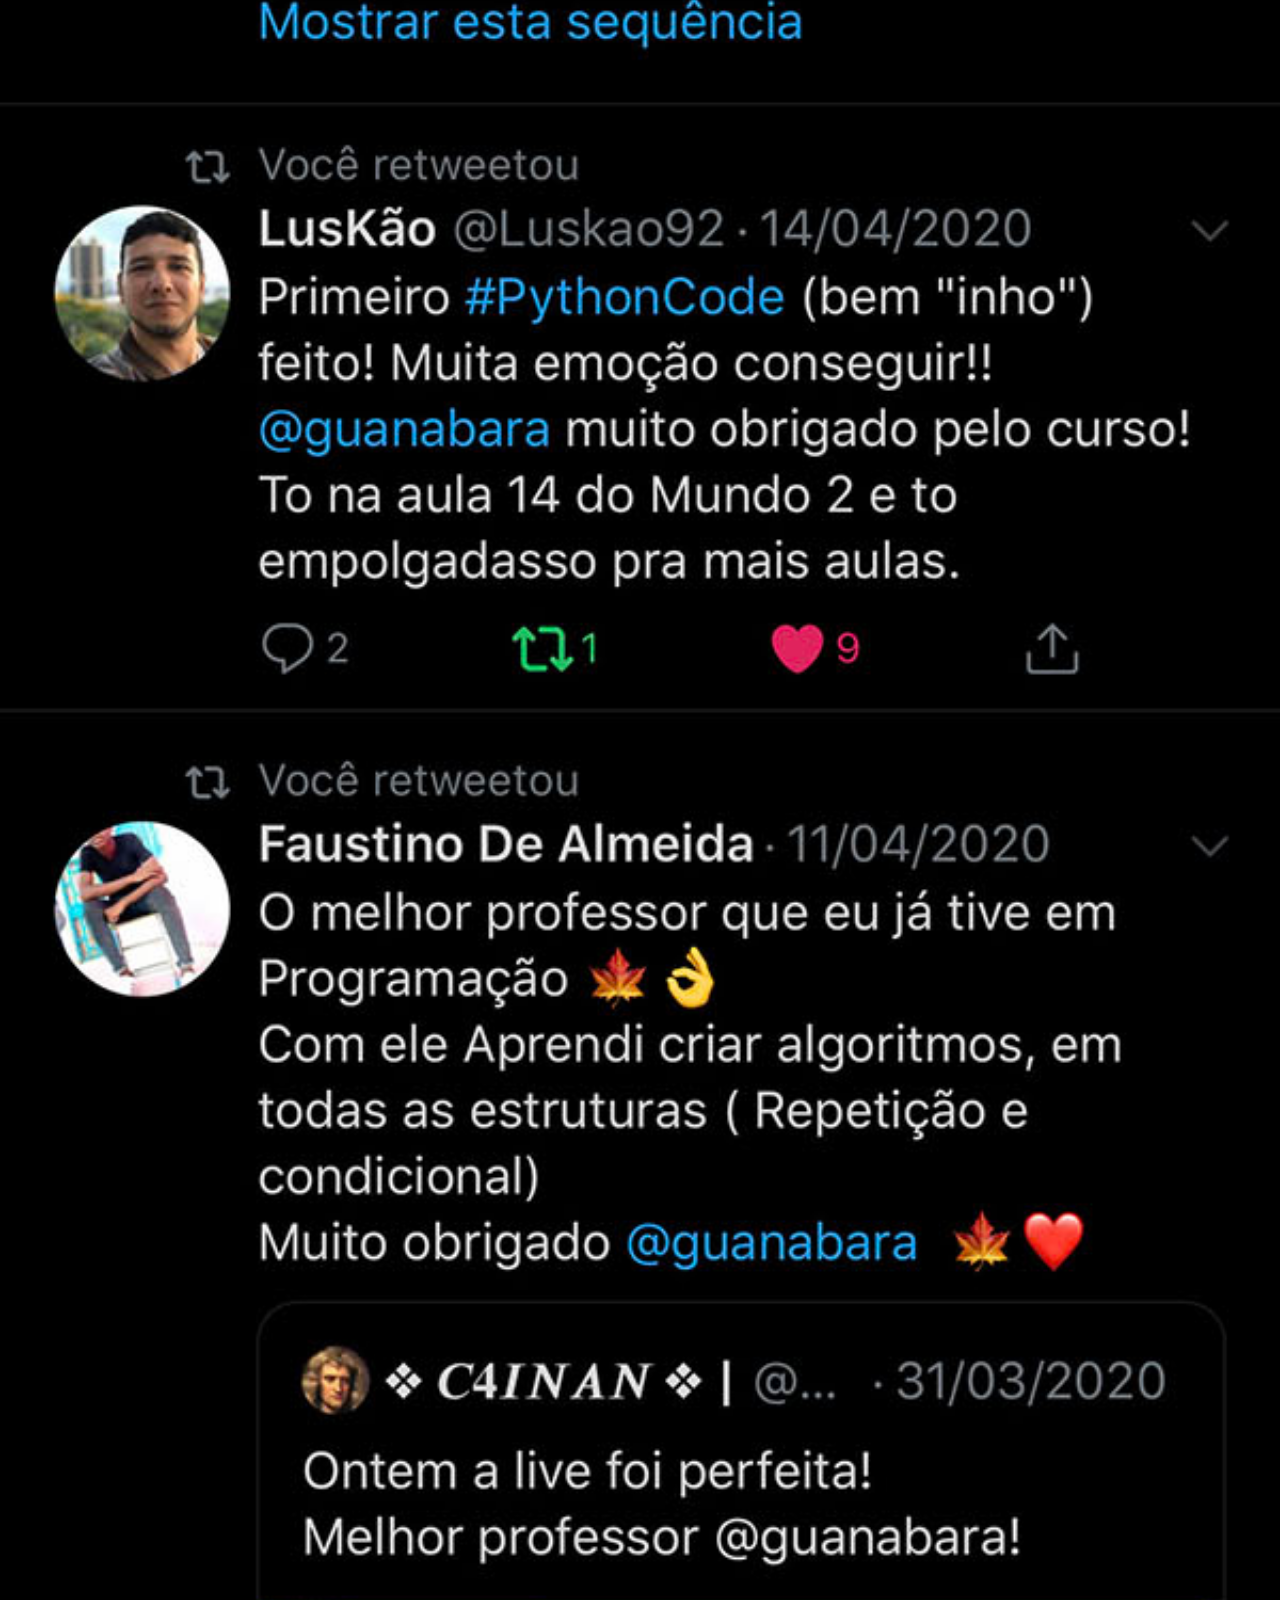
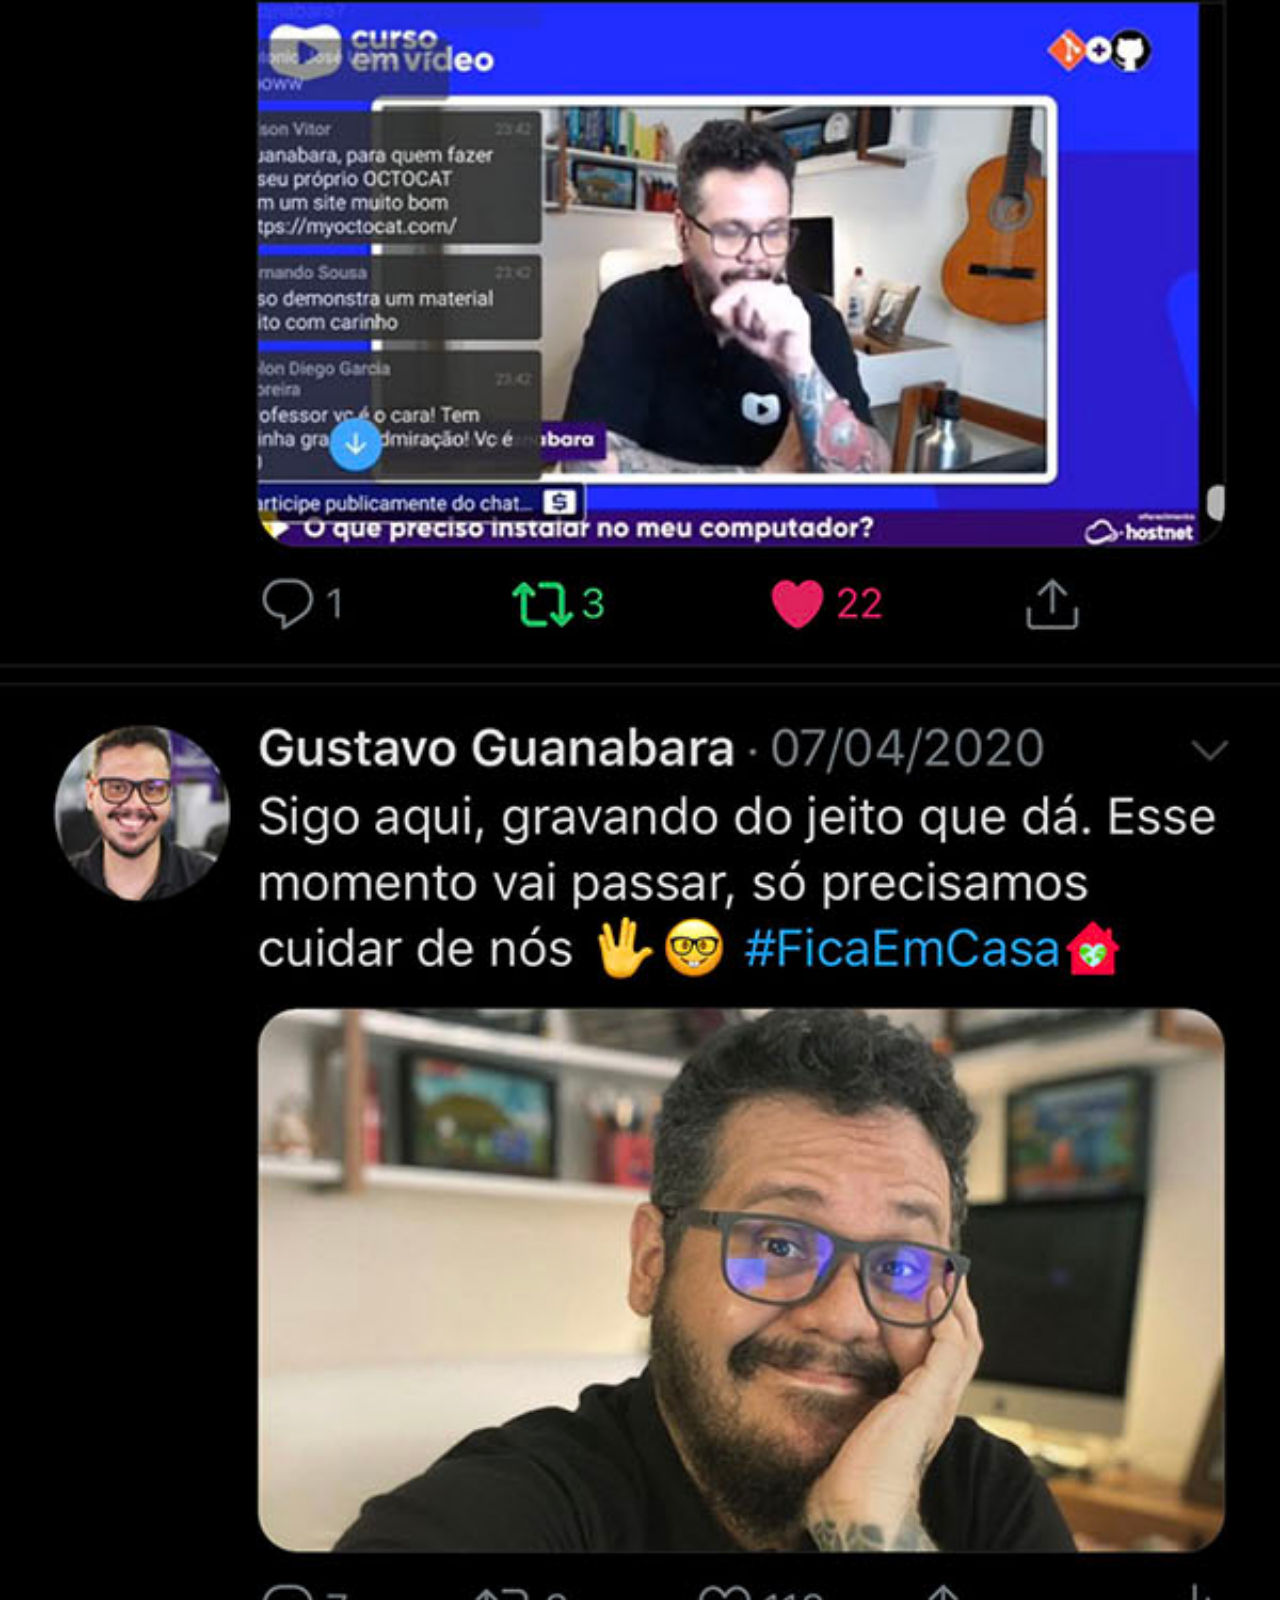
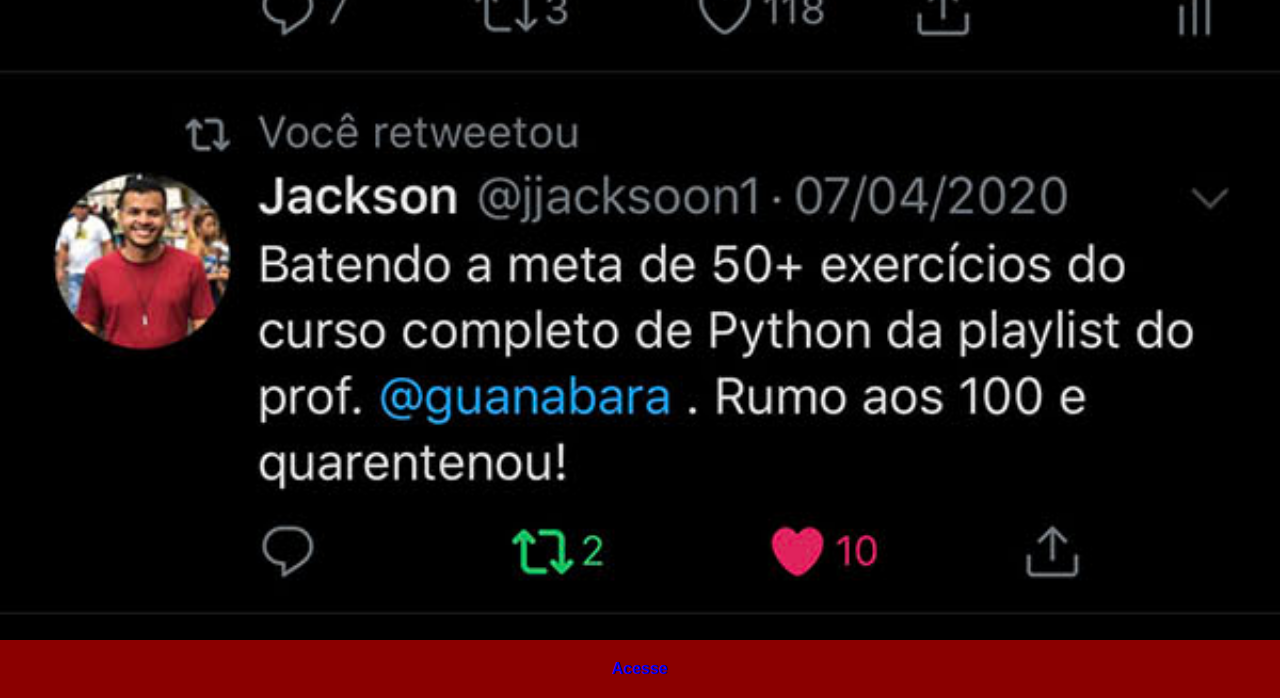
<file: twitter.html>
<!DOCTYPE html>
<html lang="pt-br">
<head>
    <meta charset="UTF-8">
    <meta name="viewport" content="width=device-width, initial-scale=1.0">
    <title>Twitter</title>
    <link rel="stylesheet" href="estilos/social.css">
</head>
<body>
    <img src="imagens/tela-twitter.jpg" alt="Twitter">
    <a href="https://twitter.com/guanabara?ref_src=twsrc%5Egoogle%7Ctwcamp%5Eserp%7Ctwgr%5Eauthor" target="_blank">Acesse</a>
</body>
</html>
</file>
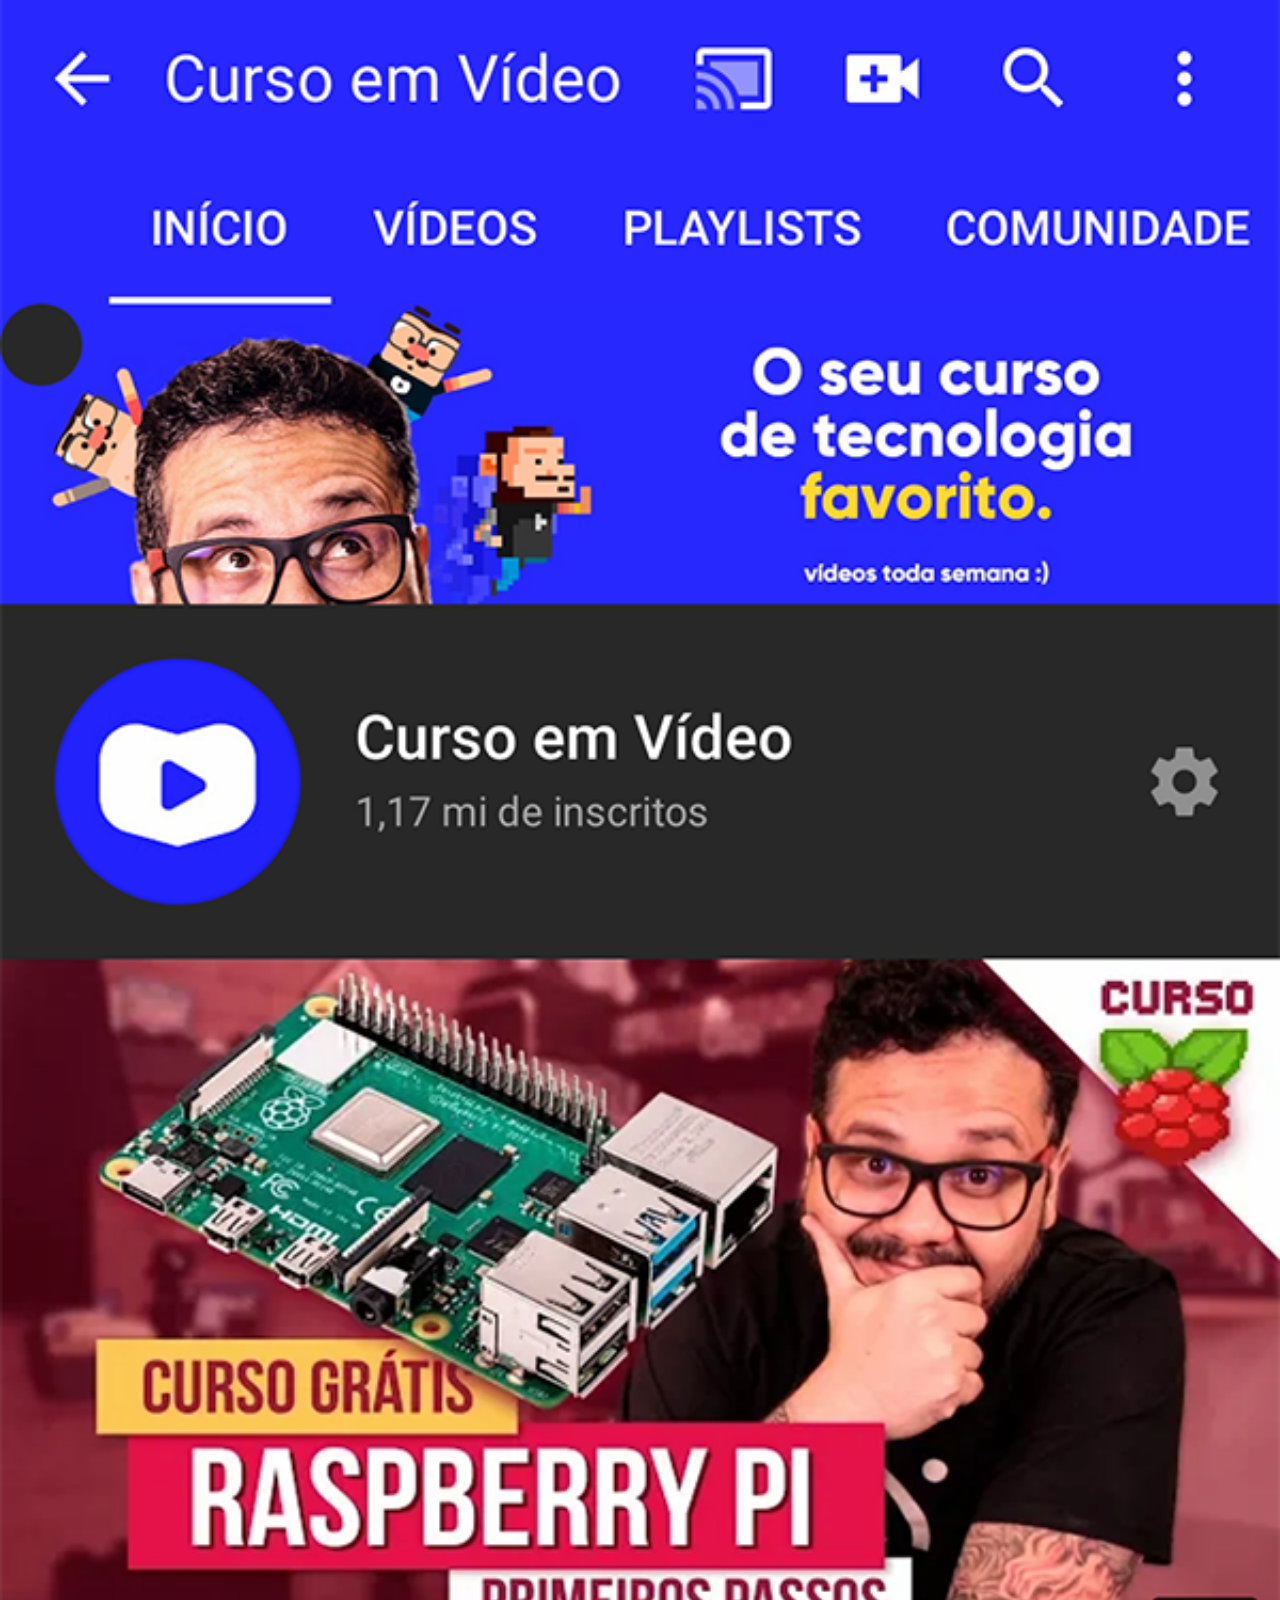
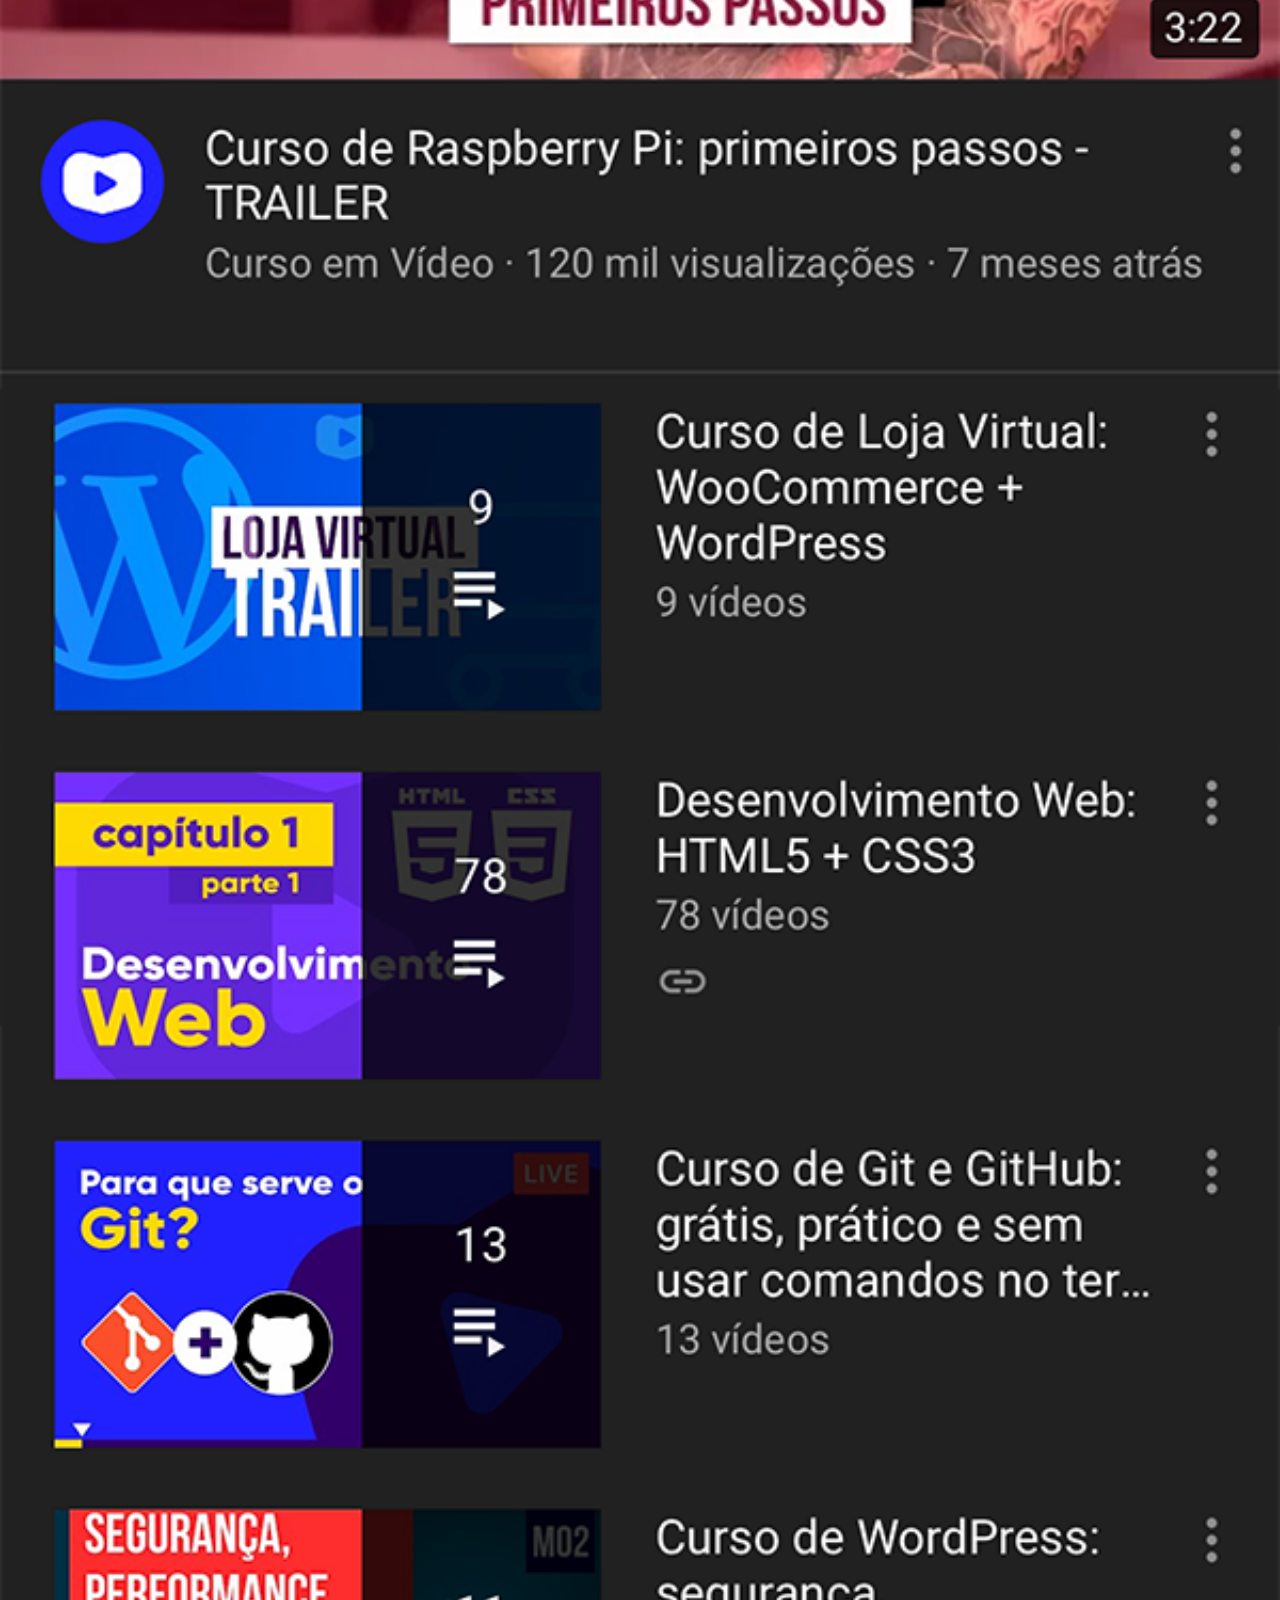
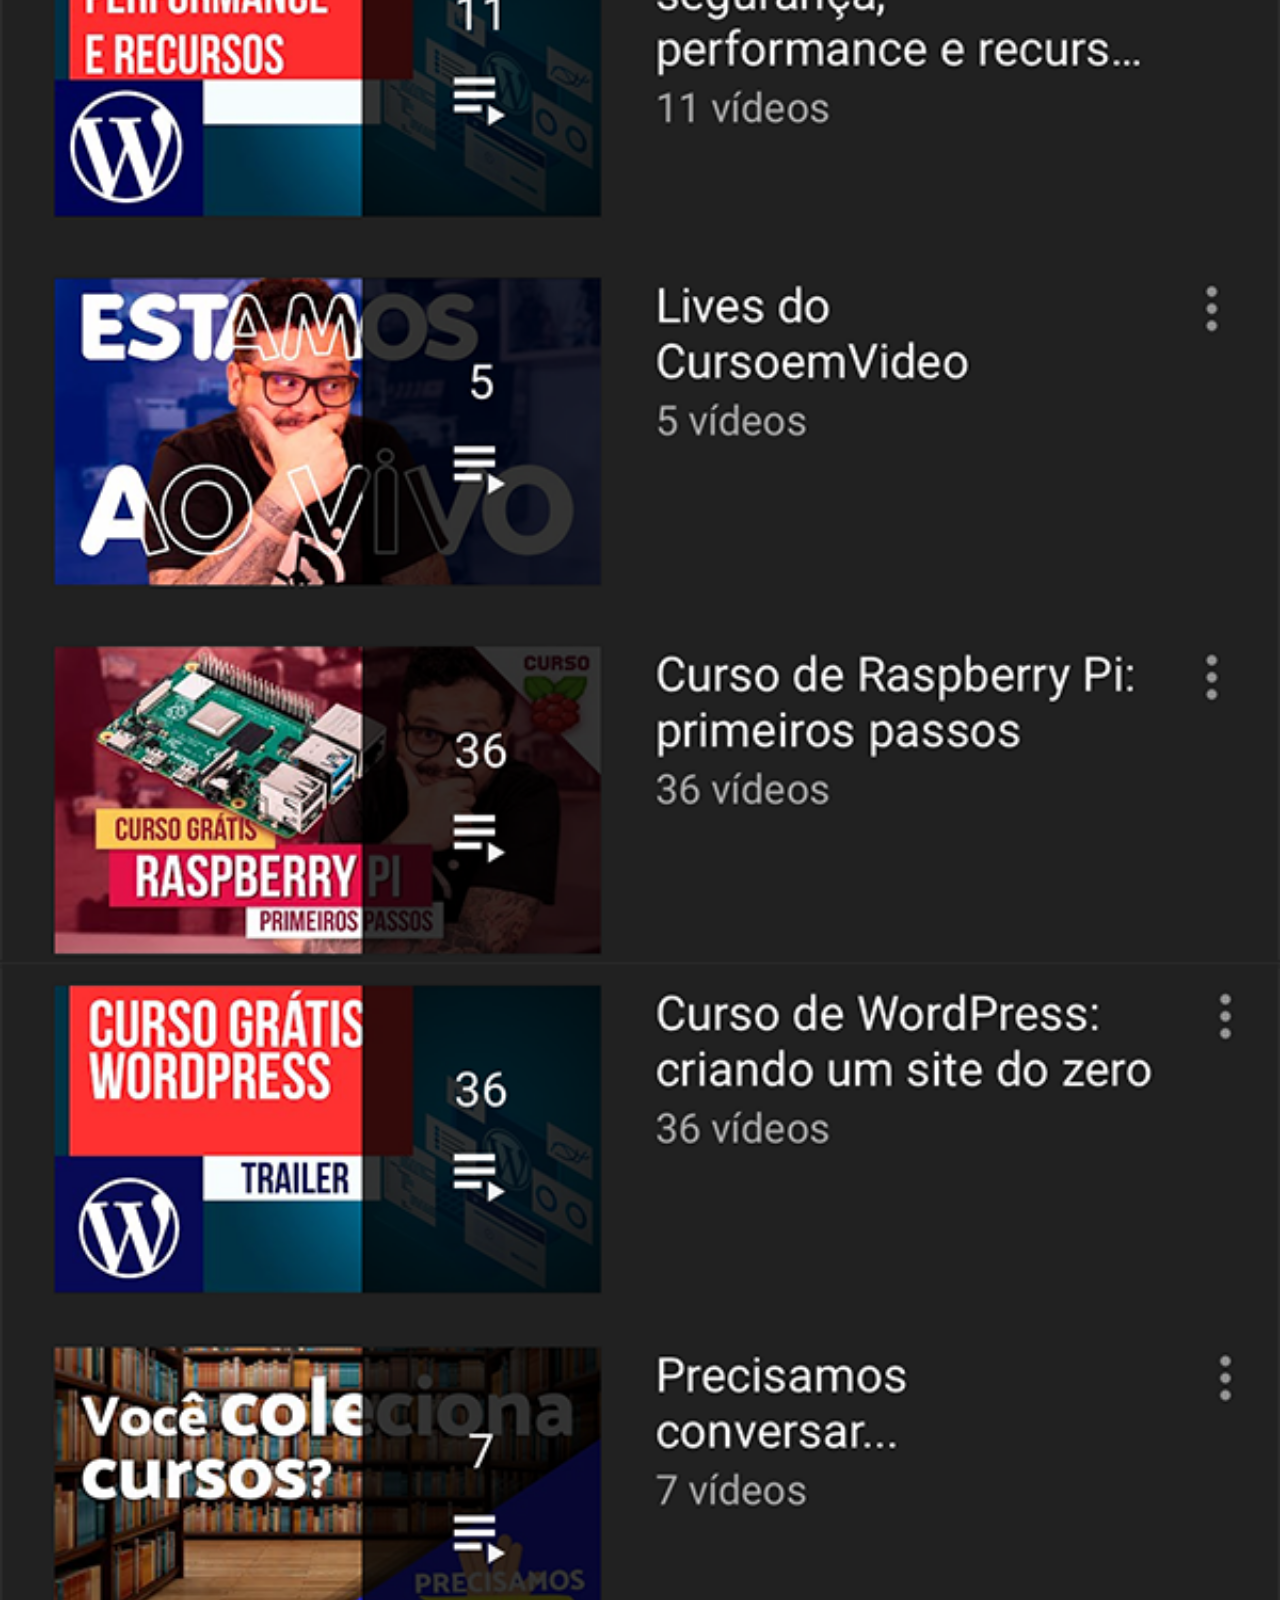
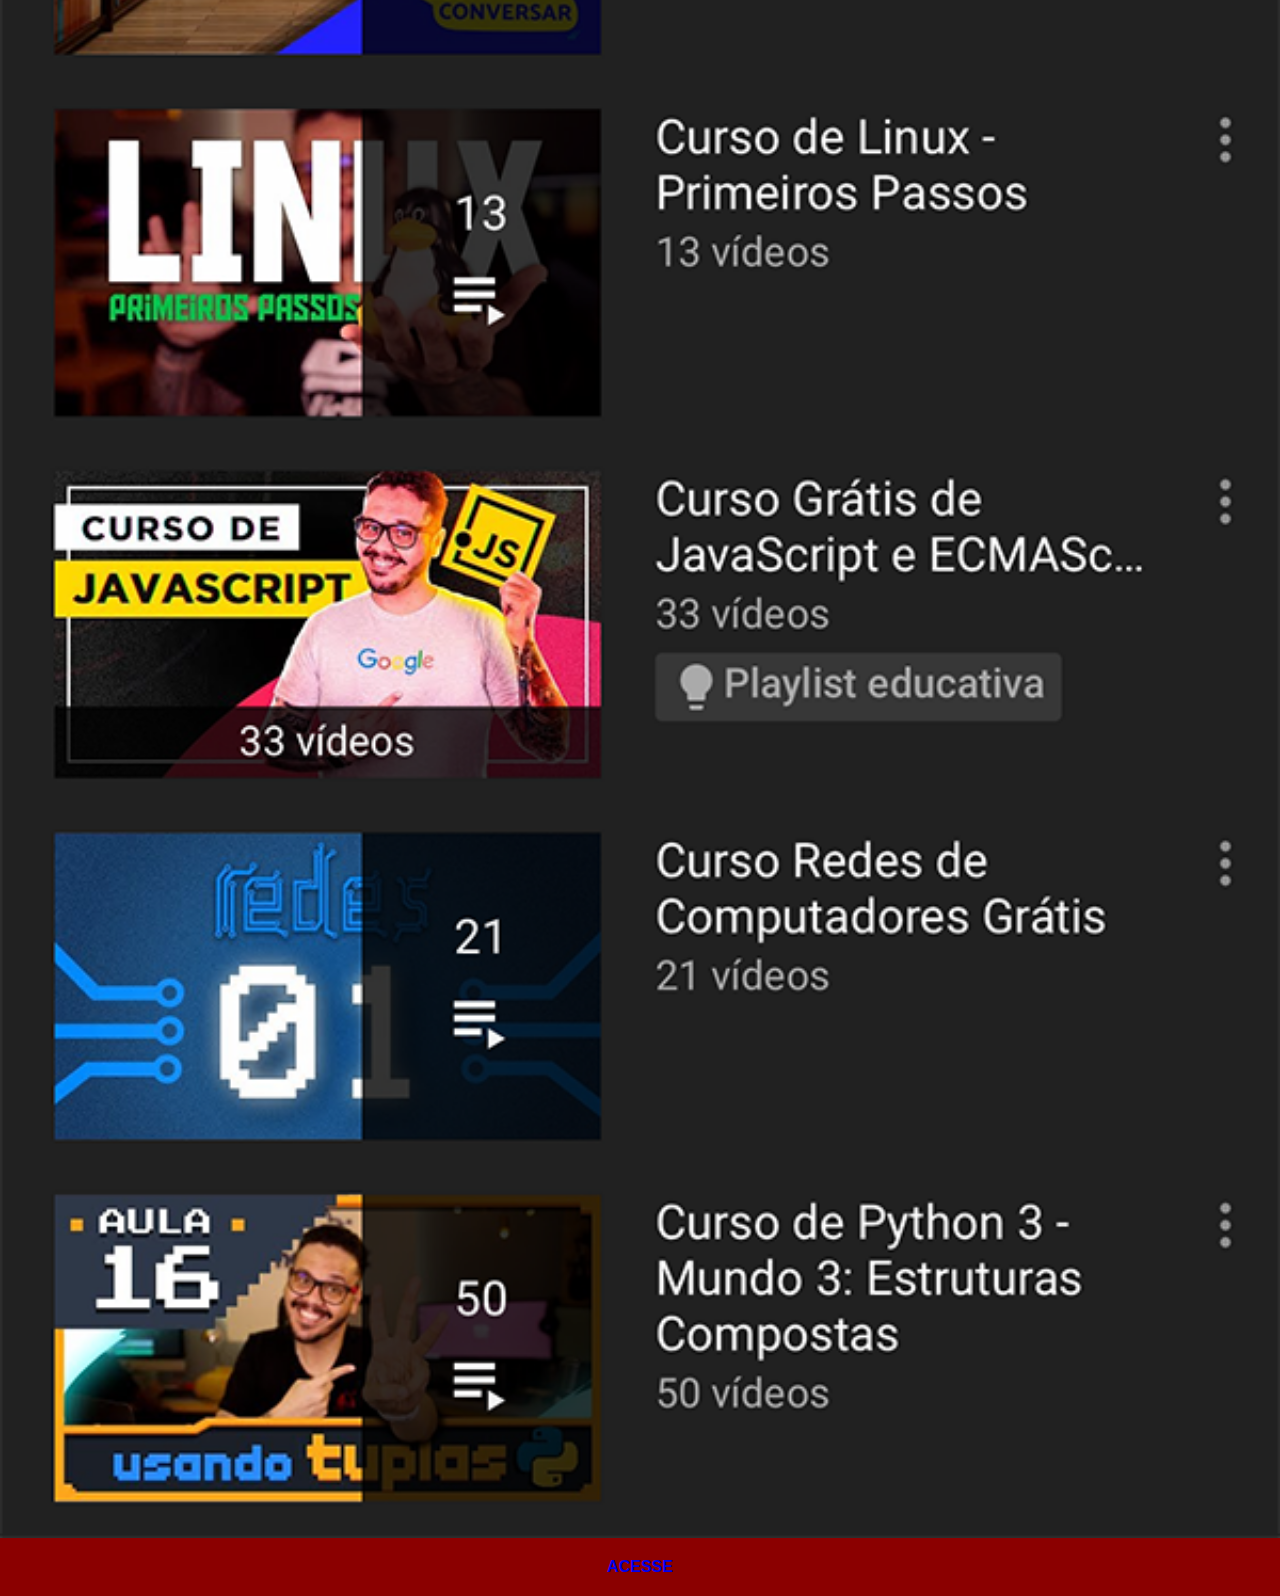
<file: youtube.html>
<!DOCTYPE html>
<html lang="pt-br">
<head>
    <meta charset="UTF-8">
    <meta name="viewport" content="width=device-width, initial-scale=1.0">
    <title>YouTube</title>
    <link rel="stylesheet" href="estilos/social.css">
</head>
<body>
    <img src="imagens/tela-youtube.png" alt="YouTube">
    <a href="https://www.youtube.com/@CursoemVideo/playlists" target="_blank">ACESSE</a>
</body>
</html>
</file>
<file: estilos/style.css>
@charset "UTF-8";

* {
    margin: 0px;
    padding: 0px;
    font-family: Arial, Helvetica, sans-serif;
}

html, body {
    height: 100vh;
    width: 100vw;
    background-color: black;
}

body {
    background: url(../imagens/fundo-madeira.jpg) no-repeat top center;
    background-size: cover;
    background-attachment: fixed;
}

main {
    position: relative;
    height: 100vh;
}

section#telefone {
    position: absolute;
    top: 50%;
    left: 50%;
    transform: translate(-50%, -50%);

    height: 627px;
    width: 311px;
    background: url(../imagens/frame-iphone.png) no-repeat;
}

iframe#tela {
    position: relative;
    top: 80px;
    left: 22px;
    width: 267px;
    height: 472px;
}

section#redes-sociais {
    text-align: right;
}

section#redes-sociais img {
    width: 50px;
    margin: 10px;
    border-radius: 50px;
    box-shadow: 2px 2px 5px rgba(0, 0, 0, 0.400);
    box-sizing: border-box;
}

section#redes-sociais img:hover {
    border: 2px solid rgba(255, 255, 255, 0.637);
    transform: translate(-3px, -3px);
    box-shadow: 5px 5px 10px rgba(0, 0, 0, 0.623);
    transition: transform 0.3s, border 0.3s;
}
</file>
<file: estilos/social.css>
@charset "UTF-8";

* {
    margin: 0px;
    padding: 0px;
    font-family: Arial, Helvetica, sans-serif;
}

::-webkit-scrollbar {
    width: 0px;
    height: 0px;
}

img {
    width: 100vw;
}

a {
    display: block;
    background-color: darkred;
    padding: 20px;
    text-align: center;
    font-weight: bolder;
    text-decoration: none;
    margin-top: -4px;
}

a:hover {
    background-color: red;
}
</file>
